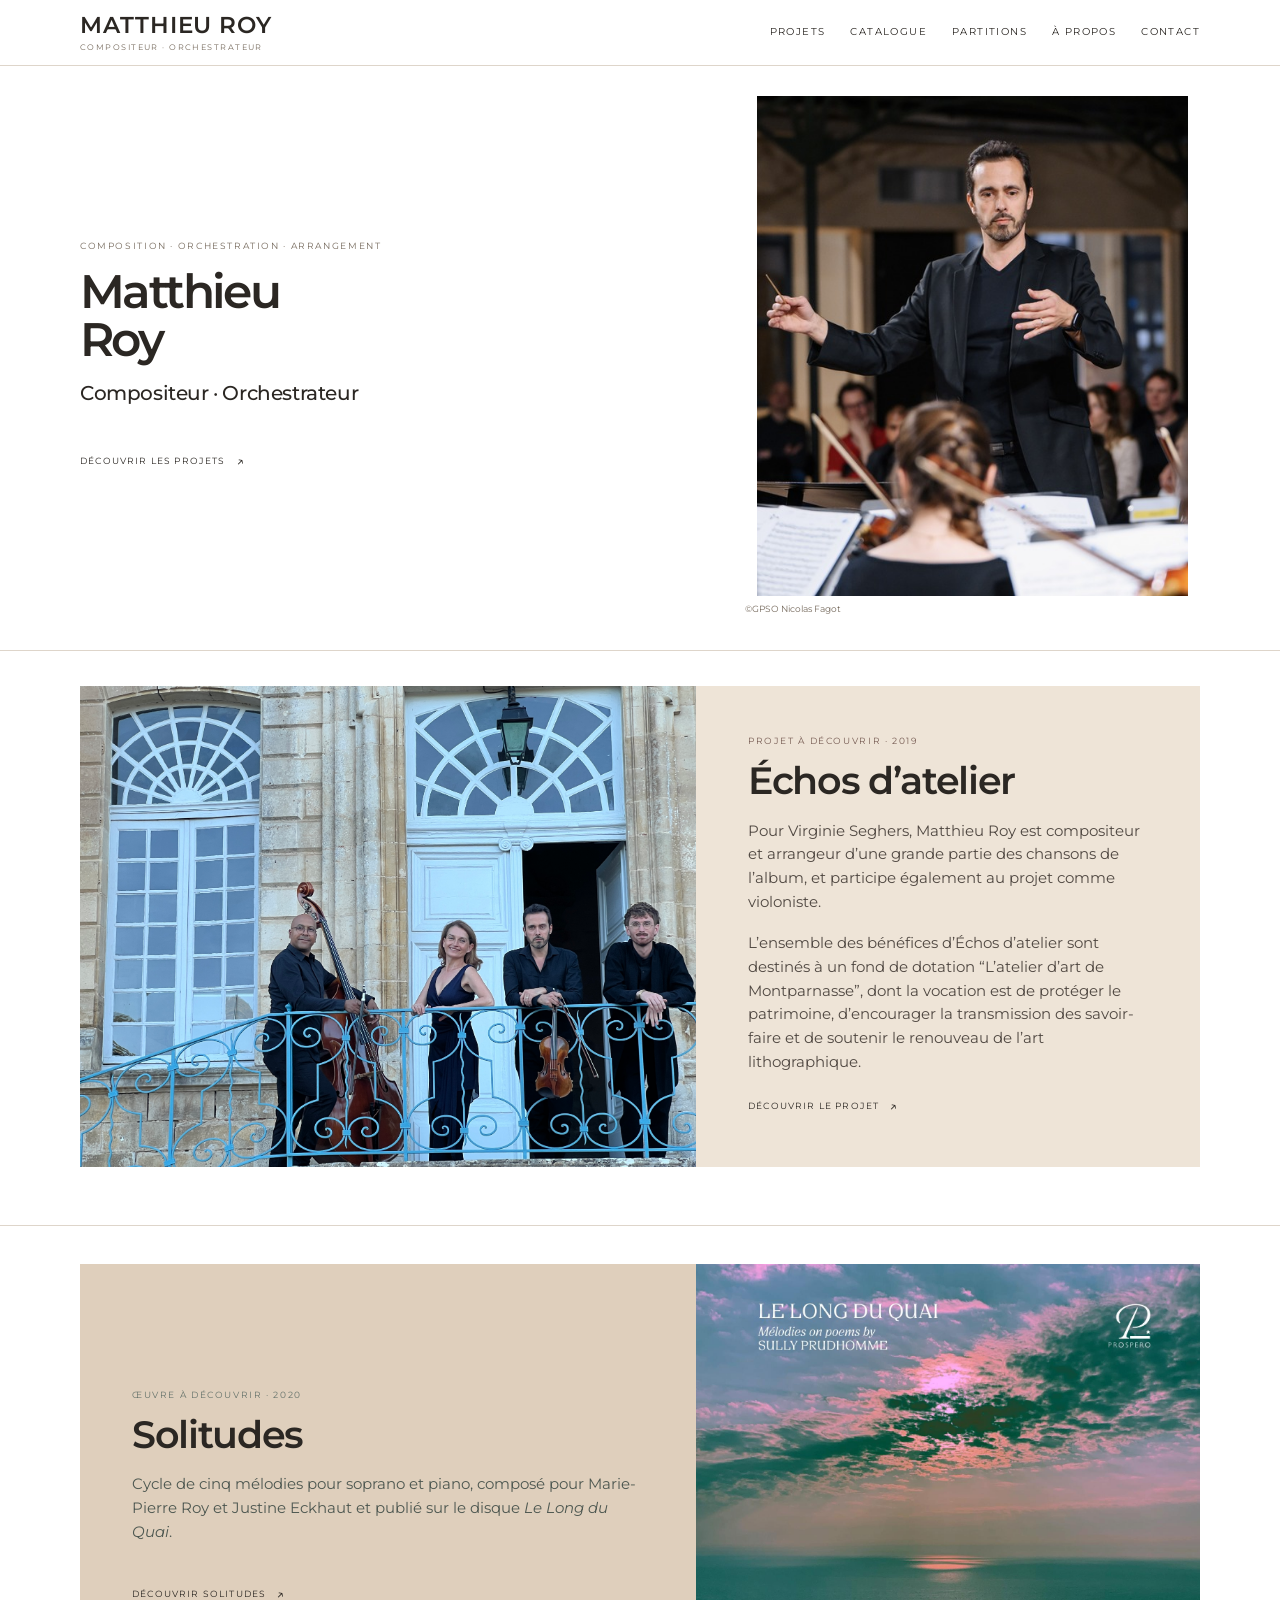
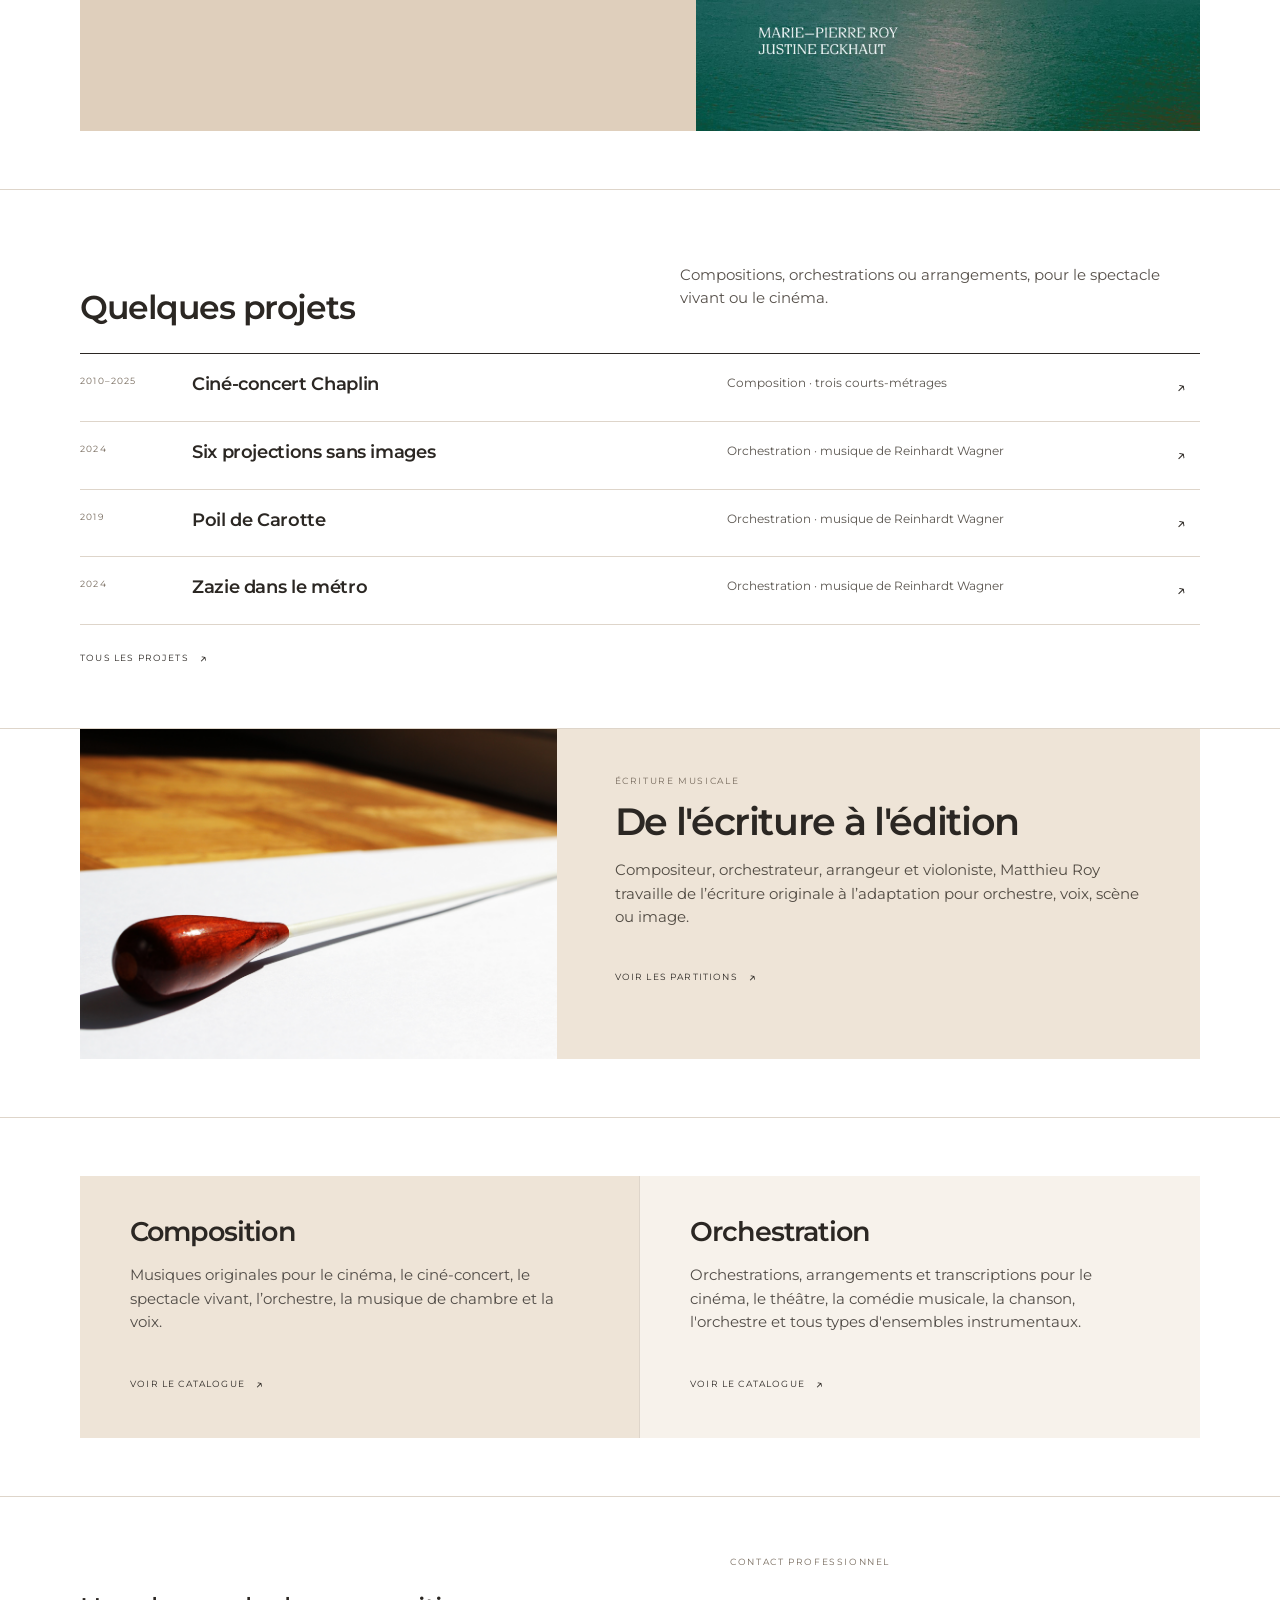
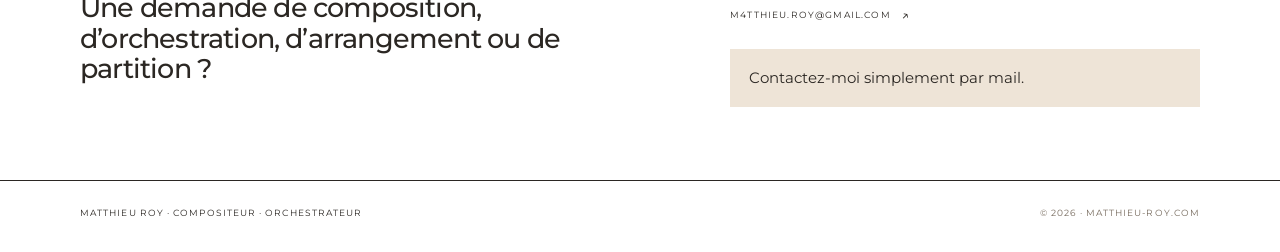
<file: index.html>
<!doctype html><html lang="fr"><head><meta charset="utf-8"><meta name="viewport" content="width=device-width, initial-scale=1"><title>Accueil — Matthieu Roy</title><meta name="description" content="Matthieu Roy — compositeur, orchestrateur, arrangeur et violoniste."><link rel="icon" href="favicon.png"><link rel="stylesheet" href="style.css"><style>.nav-open .nav{display:flex;position:absolute;left:0;right:0;top:66px;background:var(--paper);padding:20px;flex-direction:column;align-items:flex-start;border-bottom:1px solid var(--line)}@media(min-width:901px){.menu-btn{display:none!important}}</style></head><body><header class="site-header"><div class="header-inner"><a class="brand" href="index.html"><strong>MATTHIEU ROY</strong><span>Compositeur · Orchestrateur</span></a><nav class="nav"><a href="projets.html">Projets</a><a href="catalogue.html">Catalogue</a><a href="partitions.html">Partitions</a><a href="a-propos.html">À propos</a><a href="contact.html">Contact</a></nav><button class="menu-btn" onclick="document.body.classList.toggle('nav-open')">Menu</button></div></header><main><section class="hero container"><div class="hero-copy"><div class="kicker">Composition · Orchestration · Arrangement</div><h1>Matthieu<br>Roy</h1><div class="hero-sub">Compositeur · Orchestrateur</div><p class="hero-note">   </p><a class="arrow-link" href="projets.html">Découvrir les projets</a></div><div class="hero-media"><img src="images/direction-accueil-v14.jpg" alt="Matthieu Roy dirigeant un orchestre"><div class="photo-credit">©GPSO Nicolas Fagot</div></div></section>
<section class="section" style="padding-top:35px"><div class="container"><div class="featured"><div class="featured-image"><img src="images/echo-6.jpg" alt="Échos d’atelier — Virginie Seghers et les musiciens"></div><div class="featured-copy"><div class="featured-label">Projet à découvrir · 2019</div><h2>Échos d’atelier</h2><p>Pour Virginie Seghers, Matthieu Roy est compositeur et arrangeur d’une grande partie des chansons de l’album, et participe également au projet comme violoniste. </p><p>L’ensemble des bénéfices d’Échos d’atelier sont destinés à un fond de dotation “L’atelier d’art de Montparnasse”, dont la vocation est de protéger le patrimoine, d’encourager la transmission des savoir-faire et de soutenir le renouveau de l’art lithographique.</p><a class="arrow-link" href="echos-datelier.html">Découvrir le projet</a></div></div></div></section>
<section class="section" style="padding-top:38px"><div class="container"><div class="featured secondary"><div class="featured-copy"><div class="featured-label">Œuvre à découvrir · 2020</div><h2>Solitudes</h2><p>Cycle de cinq mélodies pour soprano et piano, composé pour Marie-Pierre Roy et Justine Eckhaut et publié sur le disque <em>Le Long du Quai</em>.</p><p> </p><a class="arrow-link" href="solitudes.html">Découvrir Solitudes</a></div><div class="featured-image"><img src="images/le-long-du-quai.jpg" alt="Le Long du Quai — Marie-Pierre Roy et Justine Eckhaut"></div></div></div></section>
<section class="section"><div class="container"><div class="section-head"><h2 class="section-title">Quelques projets</h2><p class="section-intro">Compositions, orchestrations ou arrangements, pour le spectacle vivant ou le cinéma.</p></div><div class="project-list"><a class="project-row" href="chaplin.html"><span class="project-year">2010–2025</span><span class="project-title">Ciné-concert Chaplin</span><span class="project-meta">Composition · trois courts-métrages</span><span class="project-arrow">↗</span></a><a class="project-row" href="six-projections.html"><span class="project-year">2024</span><span class="project-title">Six projections sans images</span><span class="project-meta">Orchestration · musique de Reinhardt Wagner</span><span class="project-arrow">↗</span></a><a class="project-row" href="poil-de-carotte.html"><span class="project-year">2019</span><span class="project-title">Poil de Carotte</span><span class="project-meta">Orchestration · musique de Reinhardt Wagner</span><span class="project-arrow">↗</span></a><a class="project-row" href="zazie.html"><span class="project-year">2024</span><span class="project-title">Zazie dans le métro</span><span class="project-meta">Orchestration · musique de Reinhardt Wagner</span><span class="project-arrow">↗</span></a></div><a class="arrow-link" href="projets.html">Tous les projets</a></div></section>
<section class="section" style="padding-top:0"><div class="container"><div class="home-writing"><div class="home-writing-image"><img src="images/baguette-partition.jpg" alt="Baguette de chef sur une partition"></div><div class="home-writing-copy"><div class="kicker">Écriture musicale</div><h2>De l'écriture à l'édition</h2><p>Compositeur, orchestrateur, arrangeur et violoniste, Matthieu Roy travaille de l’écriture originale à l’adaptation pour orchestre, voix, scène ou image.</p><a class="arrow-link" href="partitions.html">Voir les partitions</a></div></div></div></section>
<section class="section"><div class="container split"><div class="split-card"><h3>Composition</h3><p>Musiques originales pour le cinéma, le ciné-concert, le spectacle vivant, l’orchestre, la musique de chambre et la voix.</p><a class="arrow-link" href="catalogue.html#composition">Voir le catalogue</a></div><div class="split-card"><h3>Orchestration</h3><p>Orchestrations, arrangements et transcriptions pour le cinéma, le théâtre, la comédie musicale, la chanson, l'orchestre et tous types d'ensembles instrumentaux.</p><a class="arrow-link" href="catalogue.html#orchestration">Voir le catalogue</a></div></div></section>
<section class="section"><div class="container"><div class="contact-grid" style="padding:0"><div class="contact-big">Une demande de composition, d’orchestration, d’arrangement ou de partition&nbsp;?</div><div><div class="kicker">Contact professionnel</div><a class="arrow-link" href="mailto:m4tthieu.roy@gmail.com">m4tthieu.roy@gmail.com</a><p class="notice">Contactez-moi simplement par mail.</p></div></div></div></section></main><footer><div class="container footer-inner"><span>MATTHIEU ROY · COMPOSITEUR · ORCHESTRATEUR</span><span>© 2026 · matthieu-roy.com</span></div></footer></body></html>
</file>
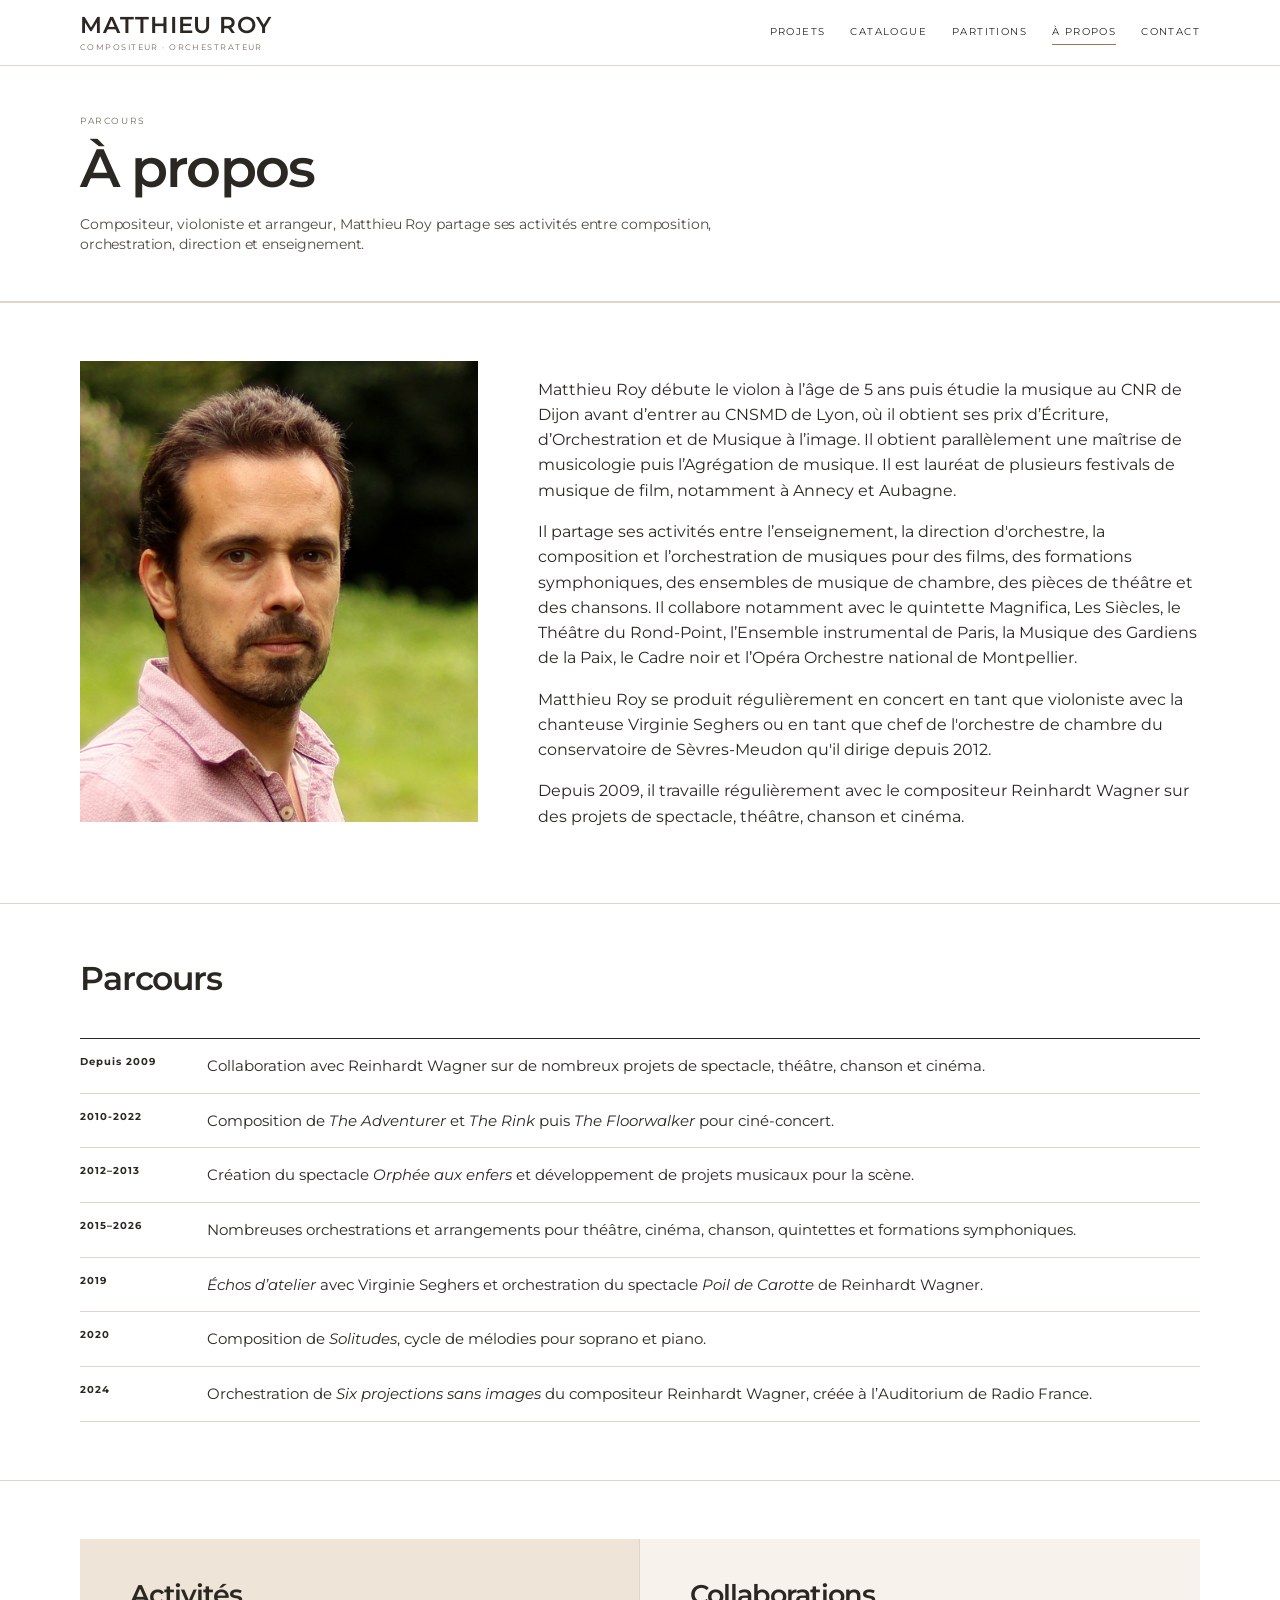
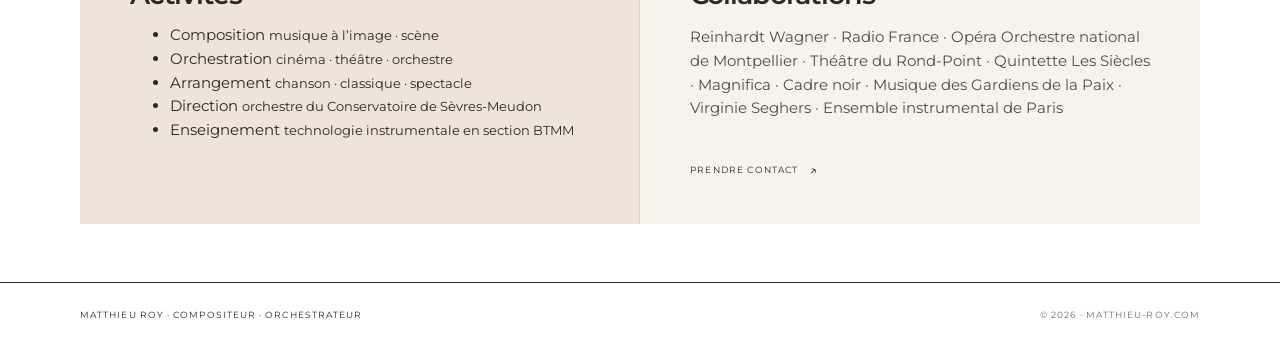
<file: a-propos.html>
<!doctype html><html lang="fr"><head><meta charset="utf-8"><meta name="viewport" content="width=device-width, initial-scale=1">
<title>À propos — Matthieu Roy</title><meta name="description" content="Matthieu Roy — compositeur, orchestrateur, arrangeur et violoniste.">
<link rel="icon" href="favicon.png"><link rel="stylesheet" href="style.css">
<style>.nav-open .nav{display:flex;position:absolute;left:0;right:0;top:68px;background:var(--paper);padding:20px;flex-direction:column;align-items:flex-start;border-bottom:1px solid var(--line)}@media(min-width:901px){.menu-btn{display:none!important}}</style>
</head><body><header class="site-header"><div class="header-inner">
      <a class="brand" href="index.html"><strong>MATTHIEU ROY</strong><span>Compositeur · Orchestrateur</span></a>
      <nav class="nav"><a class="" href="projets.html">Projets</a><a class="" href="catalogue.html">Catalogue</a><a class="" href="partitions.html">Partitions</a><a class="active" href="a-propos.html">À propos</a><a class="" href="contact.html">Contact</a></nav>
      <button class="menu-btn" onclick="document.body.classList.toggle('nav-open')">Menu</button>
    </div></header><main>
<section class="page-hero"><div class="container"><div class="kicker">Parcours</div><h1>À propos</h1><p>Compositeur, violoniste et arrangeur, Matthieu Roy partage ses activités entre composition, orchestration, direction et enseignement.</p></div></section>
<section class="section"><div class="container about-grid">
<div class="about-portrait"><img src="images/portrait.jpg" alt="Portrait de Matthieu Roy"></div>
<div class="about-copy">
<p>Matthieu Roy débute le violon à l’âge de 5 ans puis étudie la musique au CNR de Dijon avant d’entrer au CNSMD de Lyon, où il obtient ses prix d’Écriture, d’Orchestration et de Musique à l’image. Il obtient parallèlement une maîtrise de musicologie puis l’Agrégation de musique. Il est lauréat de plusieurs festivals de musique de film, notamment à Annecy et Aubagne.</p>
<p>Il partage ses activités entre l’enseignement, la direction d'orchestre, la composition et l’orchestration de musiques pour des films, des formations symphoniques, des ensembles de musique de chambre, des pièces de théâtre et des chansons. Il collabore notamment avec le quintette Magnifica, Les Siècles, le Théâtre du Rond-Point, l’Ensemble instrumental de Paris, la Musique des Gardiens de la Paix, le Cadre noir et l’Opéra Orchestre national de Montpellier.</p>
<p>Matthieu Roy se produit régulièrement en concert en tant que violoniste avec la chanteuse Virginie Seghers ou en tant que chef de l'orchestre de chambre du conservatoire de Sèvres-Meudon qu'il dirige depuis 2012.</p>
<p>Depuis 2009, il travaille régulièrement avec le compositeur Reinhardt Wagner sur des projets de spectacle, théâtre, chanson et cinéma.</p>
</div></div></section>
<section class="section"><div class="container">
<div class="section-head"><h2 class="section-title">Parcours</h2><p class="section-intro"></p></div>
<div class="timeline">
<div class="timeline-row"><strong>Depuis 2009</strong><span>Collaboration avec Reinhardt Wagner sur de nombreux projets de spectacle, théâtre, chanson et cinéma.</span></div>
<div class="timeline-row"><strong>2010-2022</strong><span>Composition de <em>The Adventurer</em> et <em>The Rink</em> puis <em>The Floorwalker</em> pour ciné-concert.</span></div>
<div class="timeline-row"><strong>2012–2013</strong><span>Création du spectacle<em> Orphée aux enfers</em> et développement de projets musicaux pour la scène.</span></div>
<div class="timeline-row"><strong>2015–2026</strong><span>Nombreuses orchestrations et arrangements pour théâtre, cinéma, chanson, quintettes et formations symphoniques.</span></div>
<div class="timeline-row"><strong>2019</strong><span><em>Échos d’atelier</em> avec Virginie Seghers et orchestration du spectacle <em>Poil de Carotte</em> de Reinhardt Wagner.</span></div>
<div class="timeline-row"><strong>2020</strong><span>Composition de <em>Solitudes</em>, cycle de mélodies pour soprano et piano.</span></div>
<div class="timeline-row"><strong>2024</strong><span>Orchestration de <em>Six projections sans images</em> du compositeur Reinhardt Wagner, créée à l’Auditorium de Radio France.</span></div>

</div>

</div></section>
<section class="section"><div class="container"><div class="split">
<div class="split-card"><h3>Activités</h3><ul class="list-clean"><li>Composition <small>musique à l’image · scène</small></li><li>Orchestration <small>cinéma · théâtre · orchestre</small></li><li>Arrangement <small>chanson · classique · spectacle</small></li><li>Direction <small>orchestre du Conservatoire de Sèvres-Meudon</small></li><li>Enseignement <small>technologie instrumentale en section BTMM </small></li></ul></div>
<div class="split-card"><h3>Collaborations</h3><p>Reinhardt Wagner · Radio France · Opéra Orchestre national de Montpellier · Théâtre du Rond-Point · Quintette Les Siècles · Magnifica · Cadre noir · Musique des Gardiens de la Paix · Virginie Seghers · Ensemble instrumental de Paris</p><a class="arrow-link" href="contact.html">Prendre contact</a></div>
</div></div></section>
</main><footer><div class="container footer-inner"><span>MATTHIEU ROY · COMPOSITEUR · ORCHESTRATEUR</span><span>© 2026 · matthieu-roy.com</span></div></footer></body></html>
</file>
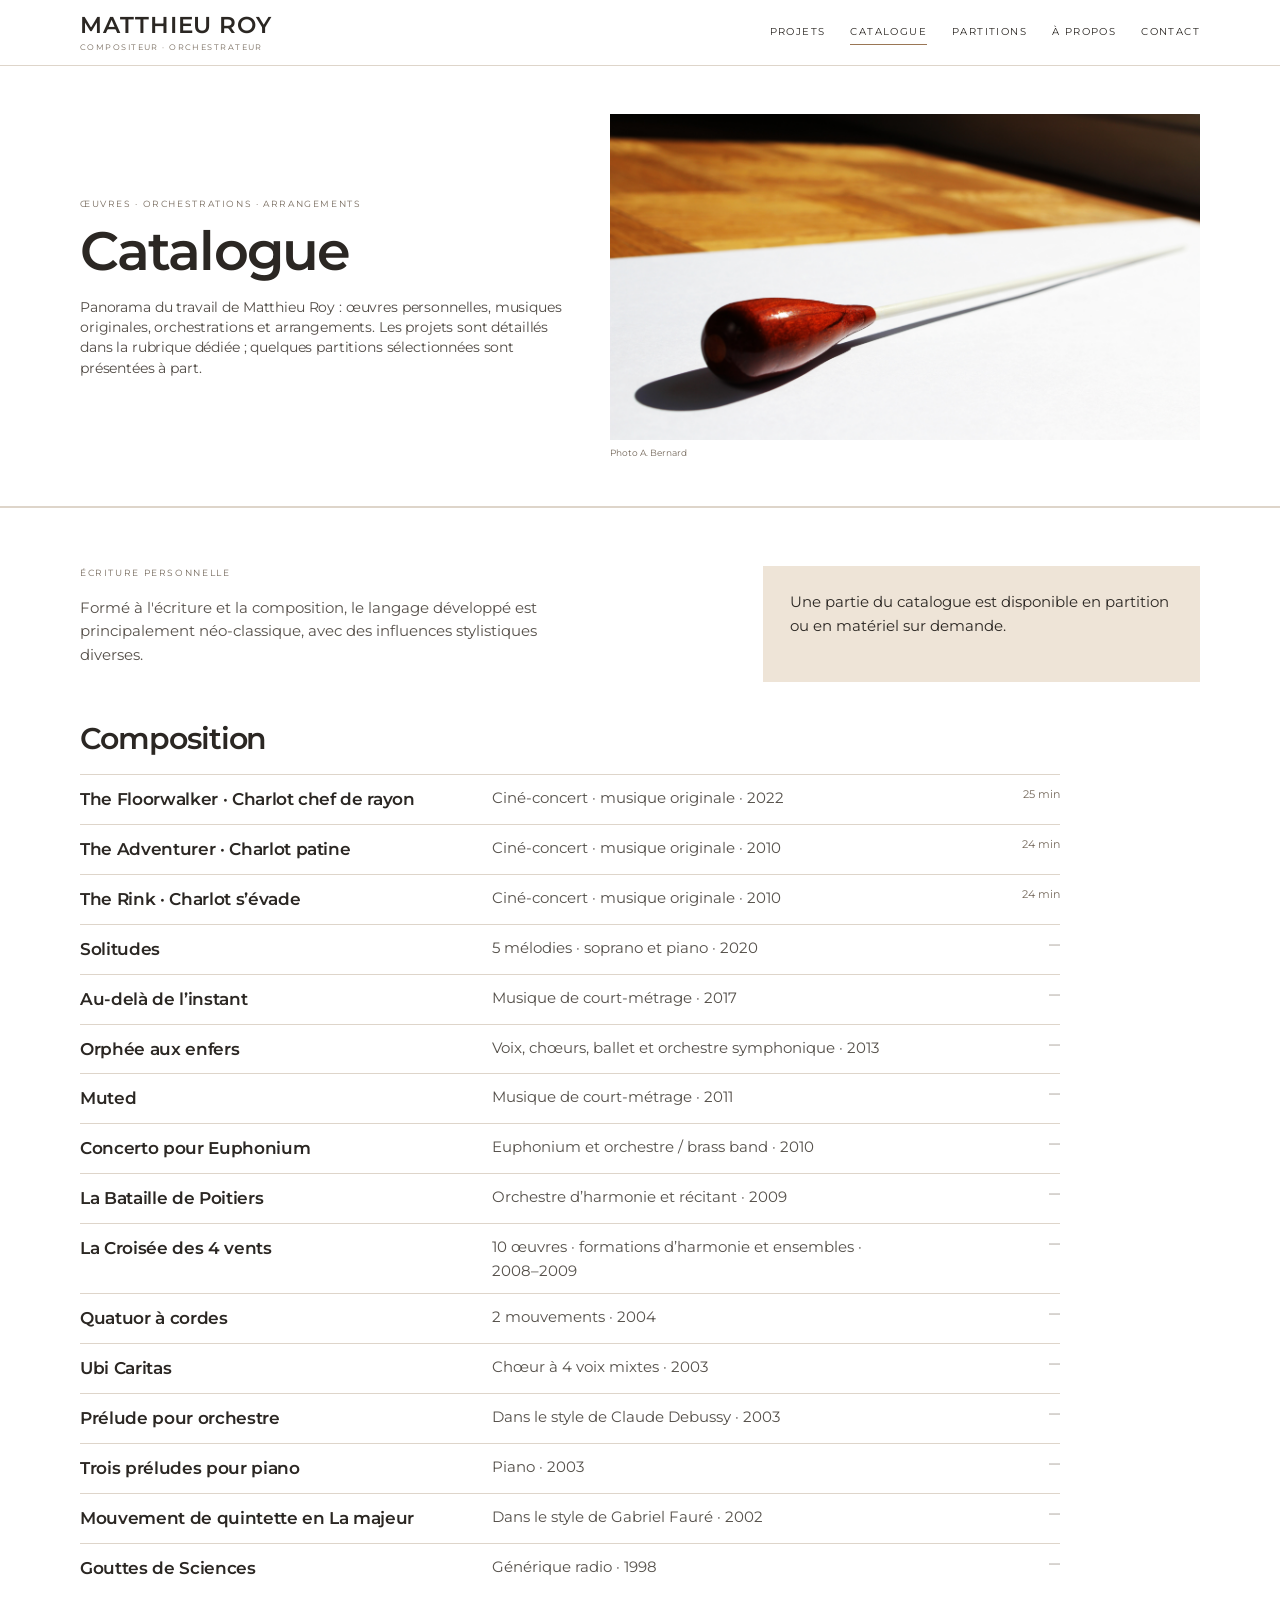
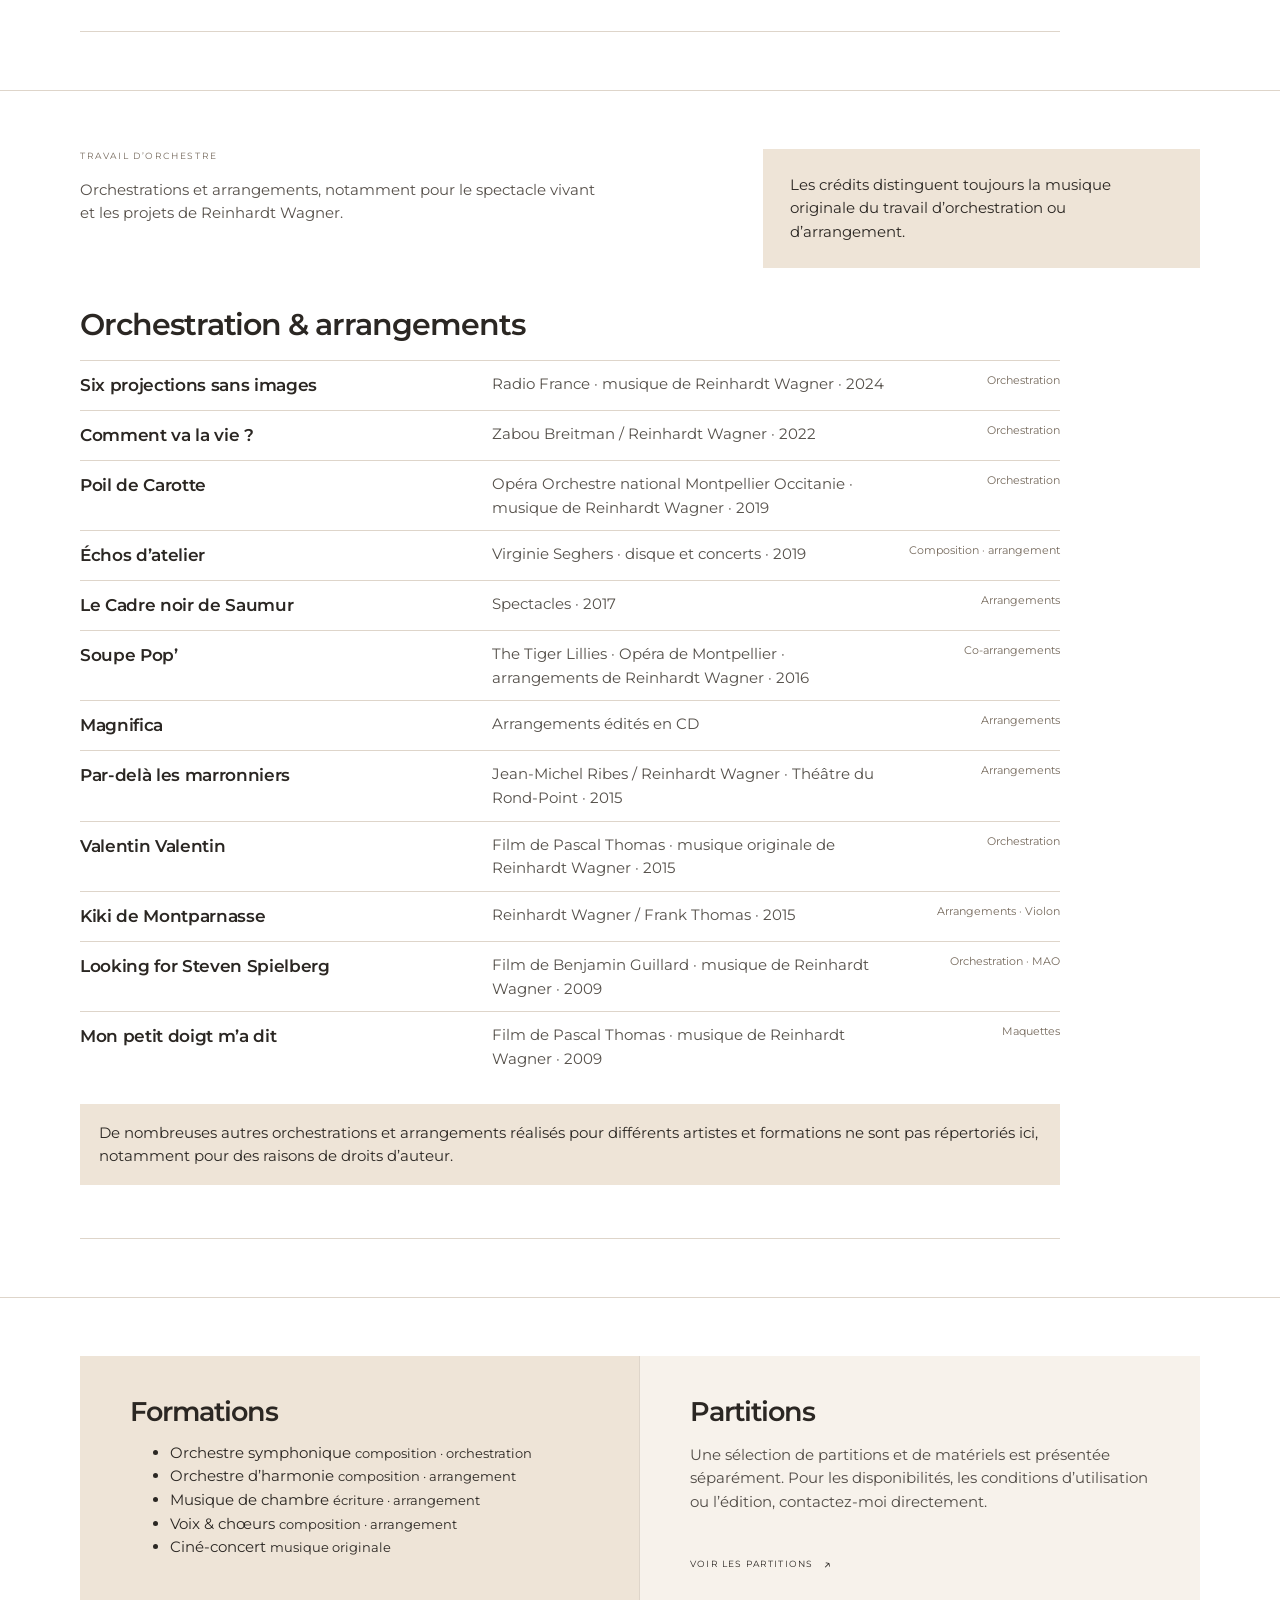
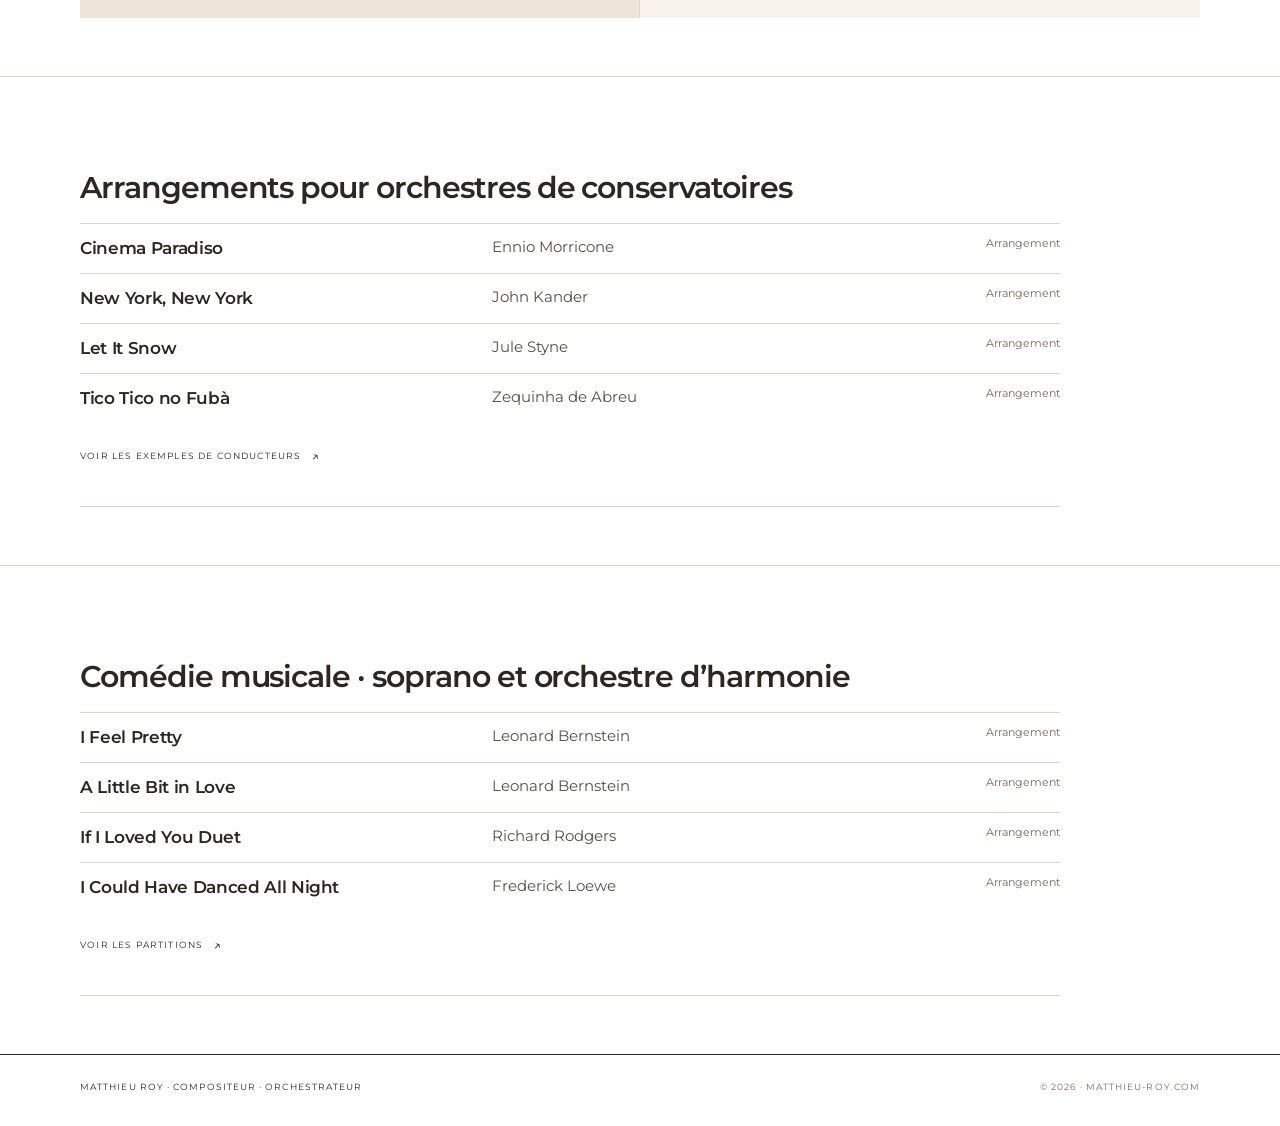
<file: catalogue.html>
<!doctype html><html lang="fr"><head><meta charset="utf-8"><meta name="viewport" content="width=device-width, initial-scale=1">
<title>Catalogue — Matthieu Roy</title><meta name="description" content="Matthieu Roy — compositeur, orchestrateur, arrangeur et violoniste.">
<link rel="icon" href="favicon.png"><link rel="stylesheet" href="style.css">
<style>.nav-open .nav{display:flex;position:absolute;left:0;right:0;top:68px;background:var(--paper);padding:20px;flex-direction:column;align-items:flex-start;border-bottom:1px solid var(--line)}@media(min-width:901px){.menu-btn{display:none!important}}</style>
</head><body><header class="site-header"><div class="header-inner">
      <a class="brand" href="index.html"><strong>MATTHIEU ROY</strong><span>Compositeur · Orchestrateur</span></a>
      <nav class="nav"><a class="" href="projets.html">Projets</a><a class="active" href="catalogue.html">Catalogue</a><a class="" href="partitions.html">Partitions</a><a class="" href="a-propos.html">À propos</a><a class="" href="contact.html">Contact</a></nav>
      <button class="menu-btn" onclick="document.body.classList.toggle('nav-open')">Menu</button>
    </div></header><main>
<section class="page-hero"><div class="container page-hero-inner"><div><div class="kicker">Œuvres · orchestrations · arrangements</div><h1>Catalogue</h1><p>Panorama du travail de Matthieu Roy : œuvres personnelles, musiques originales, orchestrations et arrangements. Les projets sont détaillés dans la rubrique dédiée ; quelques partitions sélectionnées sont présentées à part.</p></div><div><div class="page-hero-image"><img src="images/baguette.jpg" alt="Baguette de chef sur une partition"></div><div class="photo-credit">Photo A. Bernard</div></div></div></section>
<section class="section" id="composition"><div class="container"><div class="catalog-intro"><div><div class="kicker">Écriture personnelle</div><p class="section-intro">Formé à l'écriture et la composition, le langage développé est principalement néo-classique, avec des influences stylistiques diverses.</p></div><div class="intro-note">Une partie du catalogue est disponible en partition ou en matériel sur demande.</div></div>
<div class="catalog-section" style="padding-top:0"><h2>Composition</h2>
<table class="catalog-table">
<tr><td>The Floorwalker · Charlot chef de rayon</td><td>Ciné-concert · musique originale · 2022</td><td>25 min</td></tr>
<tr><td>The Adventurer · Charlot patine</td><td>Ciné-concert · musique originale · 2010</td><td>24 min</td></tr>
<tr><td>The Rink · Charlot s’évade</td><td>Ciné-concert · musique originale · 2010</td><td>24 min</td></tr>
<tr><td>Solitudes</td><td>5 mélodies · soprano et piano · 2020</td><td>—</td></tr>
<tr><td>Au-delà de l’instant</td><td>Musique de court-métrage · 2017</td><td>—</td></tr>
<tr><td>Orphée aux enfers</td><td>Voix, chœurs, ballet et orchestre symphonique · 2013</td><td>—</td></tr>
<tr><td>Muted</td><td>Musique de court-métrage · 2011</td><td>—</td></tr>
<tr><td>Concerto pour Euphonium</td><td>Euphonium et orchestre / brass band · 2010</td><td>—</td></tr>
<tr><td>La Bataille de Poitiers</td><td>Orchestre d’harmonie et récitant · 2009</td><td>—</td></tr>
<tr><td>La Croisée des 4 vents</td><td>10 œuvres · formations d’harmonie et ensembles · 2008–2009</td><td>—</td></tr>
<tr><td>Quatuor à cordes</td><td>2 mouvements · 2004</td><td>—</td></tr>
<tr><td>Ubi Caritas</td><td>Chœur à 4 voix mixtes · 2003</td><td>—</td></tr>
<tr><td>Prélude pour orchestre</td><td>Dans le style de Claude Debussy · 2003</td><td>—</td></tr>
<tr><td>Trois préludes pour piano</td><td>Piano · 2003</td><td>—</td></tr>
<tr><td>Mouvement de quintette en La majeur</td><td>Dans le style de Gabriel Fauré · 2002</td><td>—</td></tr>
<tr><td>Gouttes de Sciences</td><td>Générique radio · 1998</td><td>—</td></tr>
</table></div></div></section>

<section class="section" id="orchestration"><div class="container"><div class="catalog-intro"><div><div class="kicker">Travail d’orchestre</div><p class="section-intro">Orchestrations et arrangements, notamment pour le spectacle vivant et les projets de Reinhardt Wagner.</p></div><div class="intro-note">Les crédits distinguent toujours la musique originale du travail d’orchestration ou d’arrangement.</div></div>
<div class="catalog-section" style="padding-top:0"><h2>Orchestration & arrangements</h2>
<table class="catalog-table">

<tr><td>Six projections sans images</td><td>Radio France · musique de Reinhardt Wagner · 2024</td><td>Orchestration</td></tr>
<tr><td>Comment va la vie ?</td><td>Zabou Breitman / Reinhardt Wagner · 2022</td><td>Orchestration</td></tr>
<tr><td>Poil de Carotte</td><td>Opéra Orchestre national Montpellier Occitanie · musique de Reinhardt Wagner · 2019</td><td>Orchestration</td></tr>
<tr><td>Échos d’atelier</td><td>Virginie Seghers · disque et concerts · 2019</td><td>Composition · arrangement</td></tr>
<tr><td>Le Cadre noir de Saumur</td><td>Spectacles · 2017</td><td>Arrangements</td></tr>
<tr><td>Soupe Pop’</td><td>The Tiger Lillies · Opéra de Montpellier · arrangements de Reinhardt Wagner · 2016</td><td>Co-arrangements</td></tr>
<tr><td>Magnifica</td><td>Arrangements édités en CD</td><td>Arrangements</td></tr>
<tr><td>Par-delà les marronniers</td><td>Jean-Michel Ribes / Reinhardt Wagner · Théâtre du Rond-Point · 2015</td><td>Arrangements</td></tr>
<tr><td>Valentin Valentin</td><td>Film de Pascal Thomas · musique originale de Reinhardt Wagner · 2015</td><td>Orchestration</td></tr>
<tr><td>Kiki de Montparnasse</td><td>Reinhardt Wagner / Frank Thomas · 2015</td><td>Arrangements · Violon</td></tr>
<tr><td>Looking for Steven Spielberg</td><td>Film de Benjamin Guillard · musique de Reinhardt Wagner · 2009</td><td>Orchestration · MAO</td></tr>
<tr><td>Mon petit doigt m’a dit</td><td>Film de Pascal Thomas · musique de Reinhardt Wagner · 2009</td><td>Maquettes</td></tr>
</table>
<p class="notice">De nombreuses autres orchestrations et arrangements réalisés pour différents artistes et formations ne sont pas répertoriés ici, notamment pour des raisons de droits d’auteur.</p>
</div></div></section>

<section class="section"><div class="container"><div class="split"><div class="split-card"><h3>Formations</h3><ul class="list-clean">
<li>Orchestre symphonique <small>composition · orchestration</small></li>
<li>Orchestre d’harmonie <small>composition · arrangement</small></li>
<li>Musique de chambre <small>écriture · arrangement</small></li>
<li>Voix & chœurs <small>composition · arrangement</small></li>
<li>Ciné-concert <small>musique originale</small></li>
</ul></div><div class="split-card"><h3>Partitions</h3><p>Une sélection de partitions et de matériels est présentée séparément. Pour les disponibilités, les conditions d’utilisation ou l’édition, contactez-moi directement.</p><a class="arrow-link" href="partitions.html">Voir les partitions</a></div></div></div></section>
<section class="section catalog-section-wrap"><div class="container"><div class="catalog-section" id="arrangements-2e-cycle"><h2>Arrangements pour orchestres de conservatoires</h2><table class="catalog-table">
<tr><td>Cinema Paradiso</td><td>Ennio Morricone</td><td>Arrangement</td></tr>
<tr><td>New York, New York</td><td>John Kander</td><td>Arrangement</td></tr>
<tr><td>Let It Snow</td><td>Jule Styne</td><td>Arrangement</td></tr>
<tr><td>Tico Tico no Fubà</td><td>Zequinha de Abreu</td><td>Arrangement</td></tr>
</table><a class="arrow-link" href="partitions.html">Voir les exemples de conducteurs</a></div></div></section>
<section class="section catalog-section-wrap"><div class="container"><div class="catalog-section" id="comedie-musicale"><h2>Comédie musicale · soprano et orchestre d’harmonie</h2><table class="catalog-table">
<tr><td>I Feel Pretty</td><td>Leonard Bernstein</td><td>Arrangement</td></tr>
<tr><td>A Little Bit in Love</td><td>Leonard Bernstein</td><td>Arrangement</td></tr>
<tr><td>If I Loved You Duet</td><td>Richard Rodgers</td><td>Arrangement</td></tr>
<tr><td>I Could Have Danced All Night</td><td>Frederick Loewe</td><td>Arrangement</td></tr>
</table><a class="arrow-link" href="partitions.html">Voir les partitions</a></div></div></section>
</main><footer><div class="container footer-inner"><span>MATTHIEU ROY · COMPOSITEUR · ORCHESTRATEUR</span><span>© 2026 · matthieu-roy.com</span></div></footer></body></html>
</file>
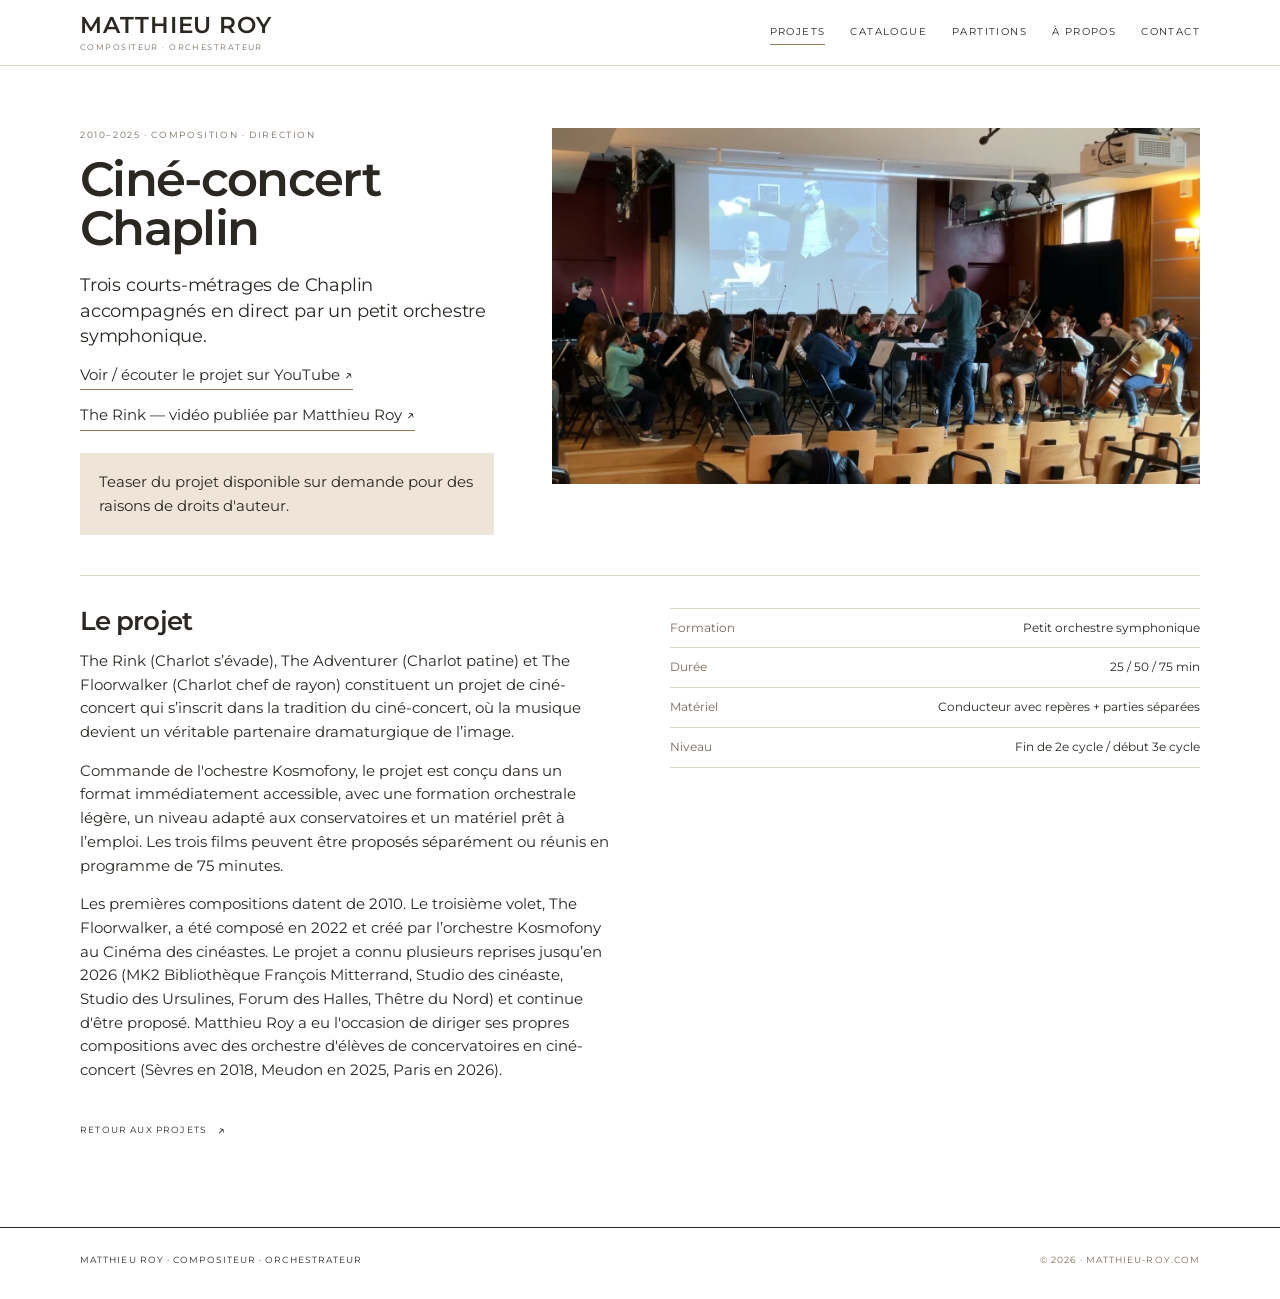
<file: chaplin.html>
<!doctype html><html lang="fr"><head><meta charset="utf-8"><meta name="viewport" content="width=device-width, initial-scale=1">
<title>Ciné-concert Chaplin — Matthieu Roy</title><meta name="description" content="Matthieu Roy — compositeur, orchestrateur, arrangeur et violoniste.">
<link rel="icon" href="favicon.png"><link rel="stylesheet" href="style.css">
<style>.nav-open .nav{display:flex;position:absolute;left:0;right:0;top:68px;background:var(--paper);padding:20px;flex-direction:column;align-items:flex-start;border-bottom:1px solid var(--line)}@media(min-width:901px){.menu-btn{display:none!important}}</style>
</head><body><header class="site-header"><div class="header-inner">
      <a class="brand" href="index.html"><strong>MATTHIEU ROY</strong><span>Compositeur · Orchestrateur</span></a>
      <nav class="nav"><a class="active" href="projets.html">Projets</a><a class="" href="catalogue.html">Catalogue</a><a class="" href="partitions.html">Partitions</a><a class="" href="a-propos.html">À propos</a><a class="" href="contact.html">Contact</a></nav>
      <button class="menu-btn" onclick="document.body.classList.toggle('nav-open')">Menu</button>
    </div></header><main><section class="detail"><div class="container">
<div class="detail-top"><div><div class="kicker">2010–2025 · Composition · direction</div><h1>Ciné-concert Chaplin</h1><div class="detail-lead">Trois courts-métrages de Chaplin accompagnés en direct par un petit orchestre symphonique.</div><a class="video-link" href="https://www.youtube.com/watch?v=4Jg1NS3zlT4" target="_blank" rel="noopener">Voir / écouter le projet sur YouTube ↗</a><br><a class="video-link" href="https://www.youtube.com/watch?v=YR0xhEi2Zi8" target="_blank" rel="noopener">The Rink — vidéo publiée par Matthieu Roy ↗</a><div class="notice">Teaser du projet disponible sur demande pour des raisons de droits d'auteur.</div></div>
<div class="detail-media" style="margin:0"><img src="images/chaplin-repetition.jpg" alt="Répétition du ciné-concert Chaplin"></div></div>
<div class="detail-body"><div><h2>Le projet</h2><p>The Rink (Charlot s’évade), The Adventurer (Charlot patine) et The Floorwalker (Charlot chef de rayon) constituent un projet de ciné-concert qui s’inscrit dans la tradition du ciné-concert, où la musique devient un véritable partenaire dramaturgique de l’image. </p><p>Commande de l'ochestre Kosmofony, le projet est conçu dans un format immédiatement accessible, avec une formation orchestrale légère, un niveau adapté aux conservatoires et un matériel prêt à l’emploi. Les trois films peuvent être proposés séparément ou réunis en programme de 75 minutes.</p><p>Les premières compositions datent de 2010. Le troisième volet, The Floorwalker, a été composé en 2022 et créé par l’orchestre Kosmofony au Cinéma des cinéastes. Le projet a connu plusieurs reprises jusqu’en 2026 (MK2 Bibliothèque François Mitterrand, Studio des cinéaste, Studio des Ursulines, Forum des Halles, Thêtre du Nord) et continue d'être proposé. Matthieu Roy a eu l'occasion de diriger ses propres compositions avec des orchestre d'élèves de concervatoires en ciné-concert (Sèvres en 2018, Meudon en 2025, Paris en 2026).</p></div><div><div class="meta-table"><div><span>Formation</span><span>Petit orchestre symphonique</span></div><div><span>Durée</span><span>25 / 50 / 75 min</span></div><div><span>Matériel</span><span>Conducteur avec repères + parties séparées</span></div><div><span>Niveau</span><span>Fin de 2e cycle / début 3e cycle</span></div></div></div></div>
<a class="arrow-link" href="projets.html">Retour aux projets</a>
</div></section></main><footer><div class="container footer-inner"><span>MATTHIEU ROY · COMPOSITEUR · ORCHESTRATEUR</span><span>© 2026 · matthieu-roy.com</span></div></footer></body></html>
</file>
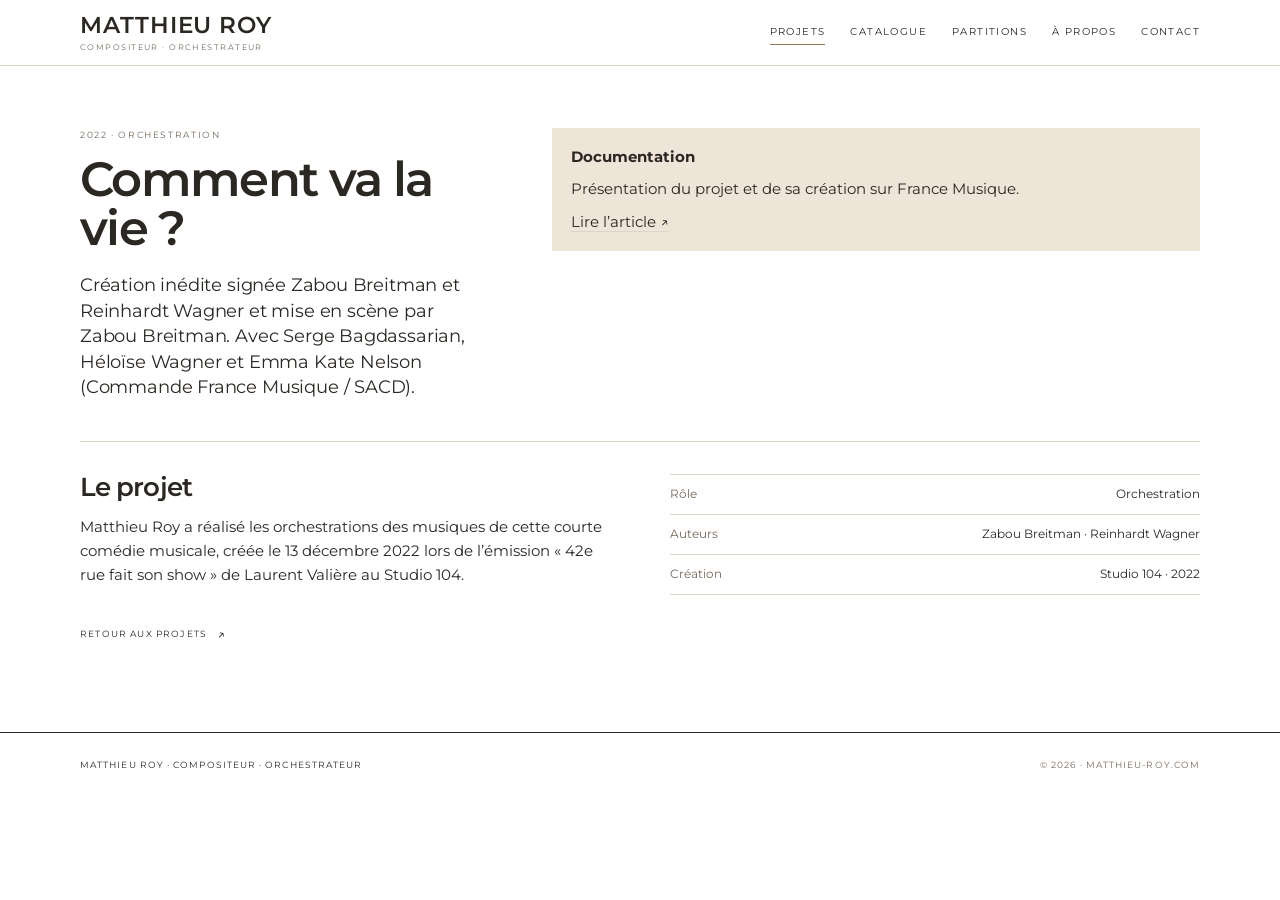
<file: comment-va-la-vie.html>
<!doctype html><html lang="fr"><head><meta charset="utf-8"><meta name="viewport" content="width=device-width, initial-scale=1">
<title>Comment va la vie ? — Matthieu Roy</title><meta name="description" content="Matthieu Roy — compositeur, orchestrateur, arrangeur et violoniste.">
<link rel="icon" href="favicon.png"><link rel="stylesheet" href="style.css">
<style>.nav-open .nav{display:flex;position:absolute;left:0;right:0;top:68px;background:var(--paper);padding:20px;flex-direction:column;align-items:flex-start;border-bottom:1px solid var(--line)}@media(min-width:901px){.menu-btn{display:none!important}}</style>
</head><body><header class="site-header"><div class="header-inner">
      <a class="brand" href="index.html"><strong>MATTHIEU ROY</strong><span>Compositeur · Orchestrateur</span></a>
      <nav class="nav"><a class="active" href="projets.html">Projets</a><a class="" href="catalogue.html">Catalogue</a><a class="" href="partitions.html">Partitions</a><a class="" href="a-propos.html">À propos</a><a class="" href="contact.html">Contact</a></nav>
      <button class="menu-btn" onclick="document.body.classList.toggle('nav-open')">Menu</button>
    </div></header><main><section class="detail"><div class="container">
<div class="detail-top"><div><div class="kicker">2022 · Orchestration</div><h1>Comment va la vie ?</h1><div class="detail-lead">Création inédite signée Zabou Breitman et Reinhardt Wagner et mise en scène par Zabou Breitman. Avec Serge Bagdassarian, Héloïse Wagner et Emma Kate Nelson (Commande France Musique / SACD).</div></div>
<div class="notice project-source-card"><strong>Documentation</strong><p>Présentation du projet et de sa création sur France Musique.</p><a class="source-link" href="https://www.radiofrance.fr/francemusique/evenements/soiree-42e-rue-fait-son-show-la-comedie-musicale-sur-son-31-lundi-13-decembre-a-20h-sur-france-musique-9350693" target="_blank" rel="noopener">Lire l’article ↗</a></div></div>
<div class="detail-body"><div><h2>Le projet</h2><p>Matthieu Roy a réalisé les orchestrations des musiques de cette courte comédie musicale, créée le 13 décembre 2022 lors de l’émission « 42e rue fait son show » de Laurent Valière au Studio 104.</p></div><div><div class="meta-table"><div><span>Rôle</span><span>Orchestration</span></div><div><span>Auteurs</span><span>Zabou Breitman · Reinhardt Wagner</span></div><div><span>Création</span><span>Studio 104 · 2022</span></div></div></div></div>
<a class="arrow-link" href="projets.html">Retour aux projets</a>
</div></section></main><footer><div class="container footer-inner"><span>MATTHIEU ROY · COMPOSITEUR · ORCHESTRATEUR</span><span>© 2026 · matthieu-roy.com</span></div></footer></body></html>
</file>
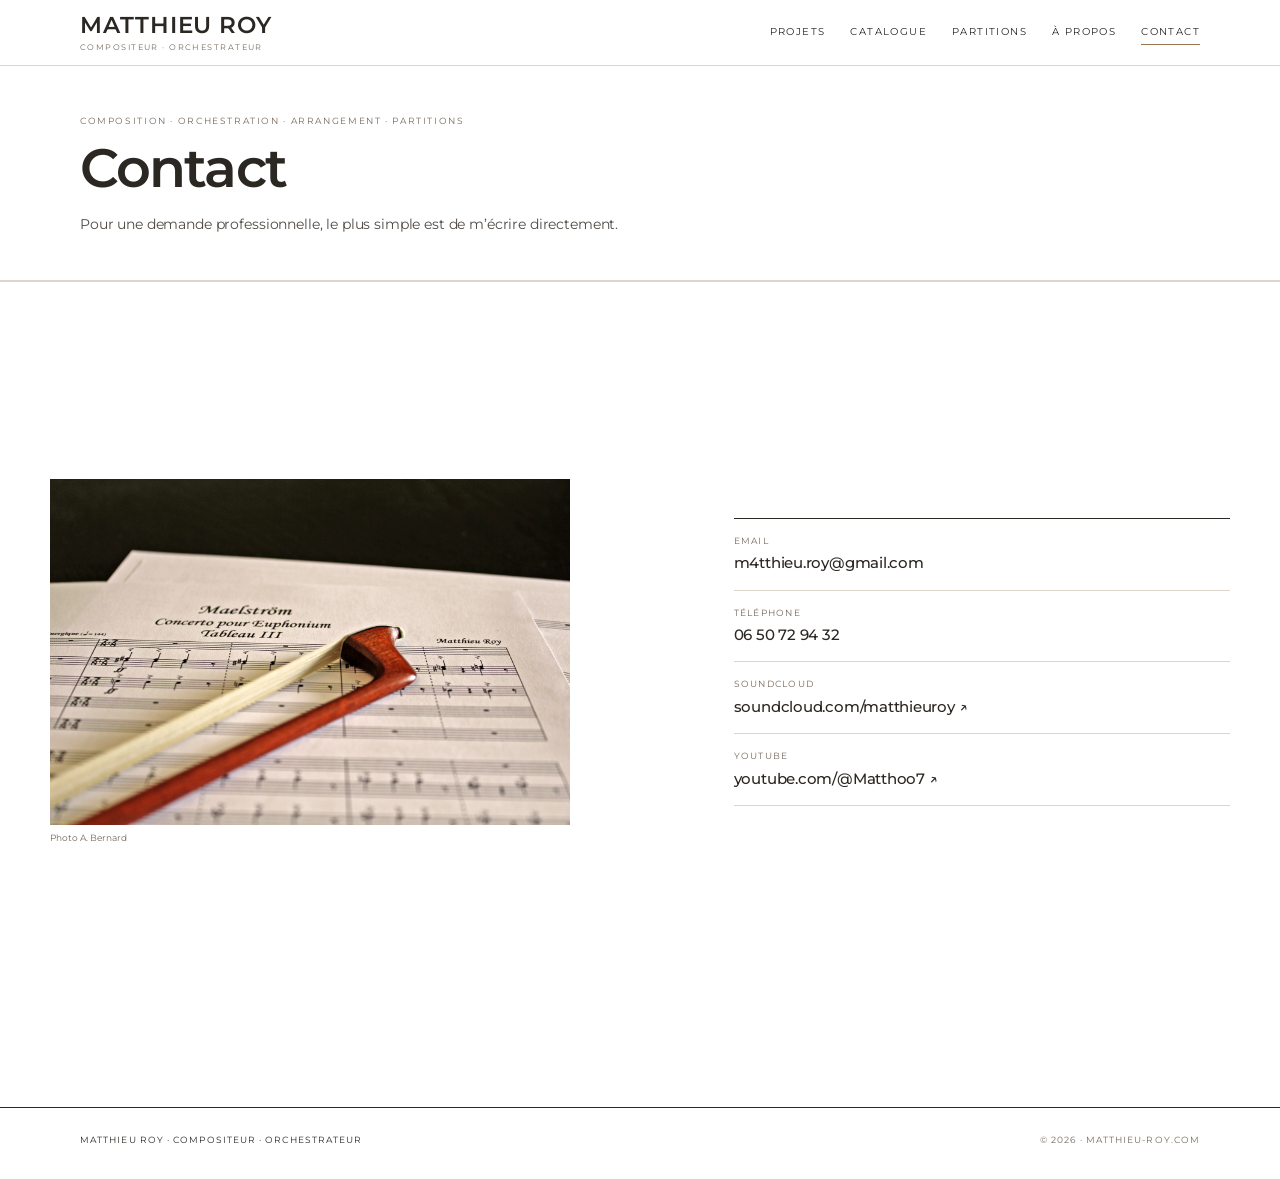
<file: contact.html>
<!doctype html><html lang="fr"><head><meta charset="utf-8"><meta name="viewport" content="width=device-width, initial-scale=1">
<title>Contact — Matthieu Roy</title><meta name="description" content="Matthieu Roy — compositeur, orchestrateur, arrangeur et violoniste.">
<link rel="icon" href="favicon.png"><link rel="stylesheet" href="style.css">
<style>.nav-open .nav{display:flex;position:absolute;left:0;right:0;top:68px;background:var(--paper);padding:20px;flex-direction:column;align-items:flex-start;border-bottom:1px solid var(--line)}@media(min-width:901px){.menu-btn{display:none!important}}</style>
</head><body><header class="site-header"><div class="header-inner">
      <a class="brand" href="index.html"><strong>MATTHIEU ROY</strong><span>Compositeur · Orchestrateur</span></a>
      <nav class="nav"><a class="" href="projets.html">Projets</a><a class="" href="catalogue.html">Catalogue</a><a class="" href="partitions.html">Partitions</a><a class="" href="a-propos.html">À propos</a><a class="active" href="contact.html">Contact</a></nav>
      <button class="menu-btn" onclick="document.body.classList.toggle('nav-open')">Menu</button>
    </div></header><main>
<section class="page-hero"><div class="container"><div class="kicker">Composition · orchestration · arrangement · partitions</div><h1>Contact</h1><p>Pour une demande professionnelle, le plus simple est de m’écrire directement.</p></div></section>
<section class="section"><div class="container contact-grid">
<div class="contact-photo"><img src="images/maelstrom.jpg" alt="Maelström — Concerto pour Euphonium"><div class="photo-credit">Photo A. Bernard</div></div>
<div class="contact-list">
<div class="contact-item"><span>Email</span><a href="mailto:m4tthieu.roy@gmail.com">m4tthieu.roy@gmail.com</a></div>
<div class="contact-item"><span>Téléphone</span><a href="tel:+33650729432">06 50 72 94 32</a></div>
<div class="contact-item"><span>SoundCloud</span><a href="https://soundcloud.com/matthieuroy" target="_blank" rel="noopener">soundcloud.com/matthieuroy ↗</a></div>
<div class="contact-item"><span>YouTube</span><a href="https://www.youtube.com/@Matthoo7" target="_blank" rel="noopener">youtube.com/@Matthoo7 ↗</a></div>
</div></div></section>
</main><footer><div class="container footer-inner"><span>MATTHIEU ROY · COMPOSITEUR · ORCHESTRATEUR</span><span>© 2026 · matthieu-roy.com</span></div></footer></body></html>
</file>
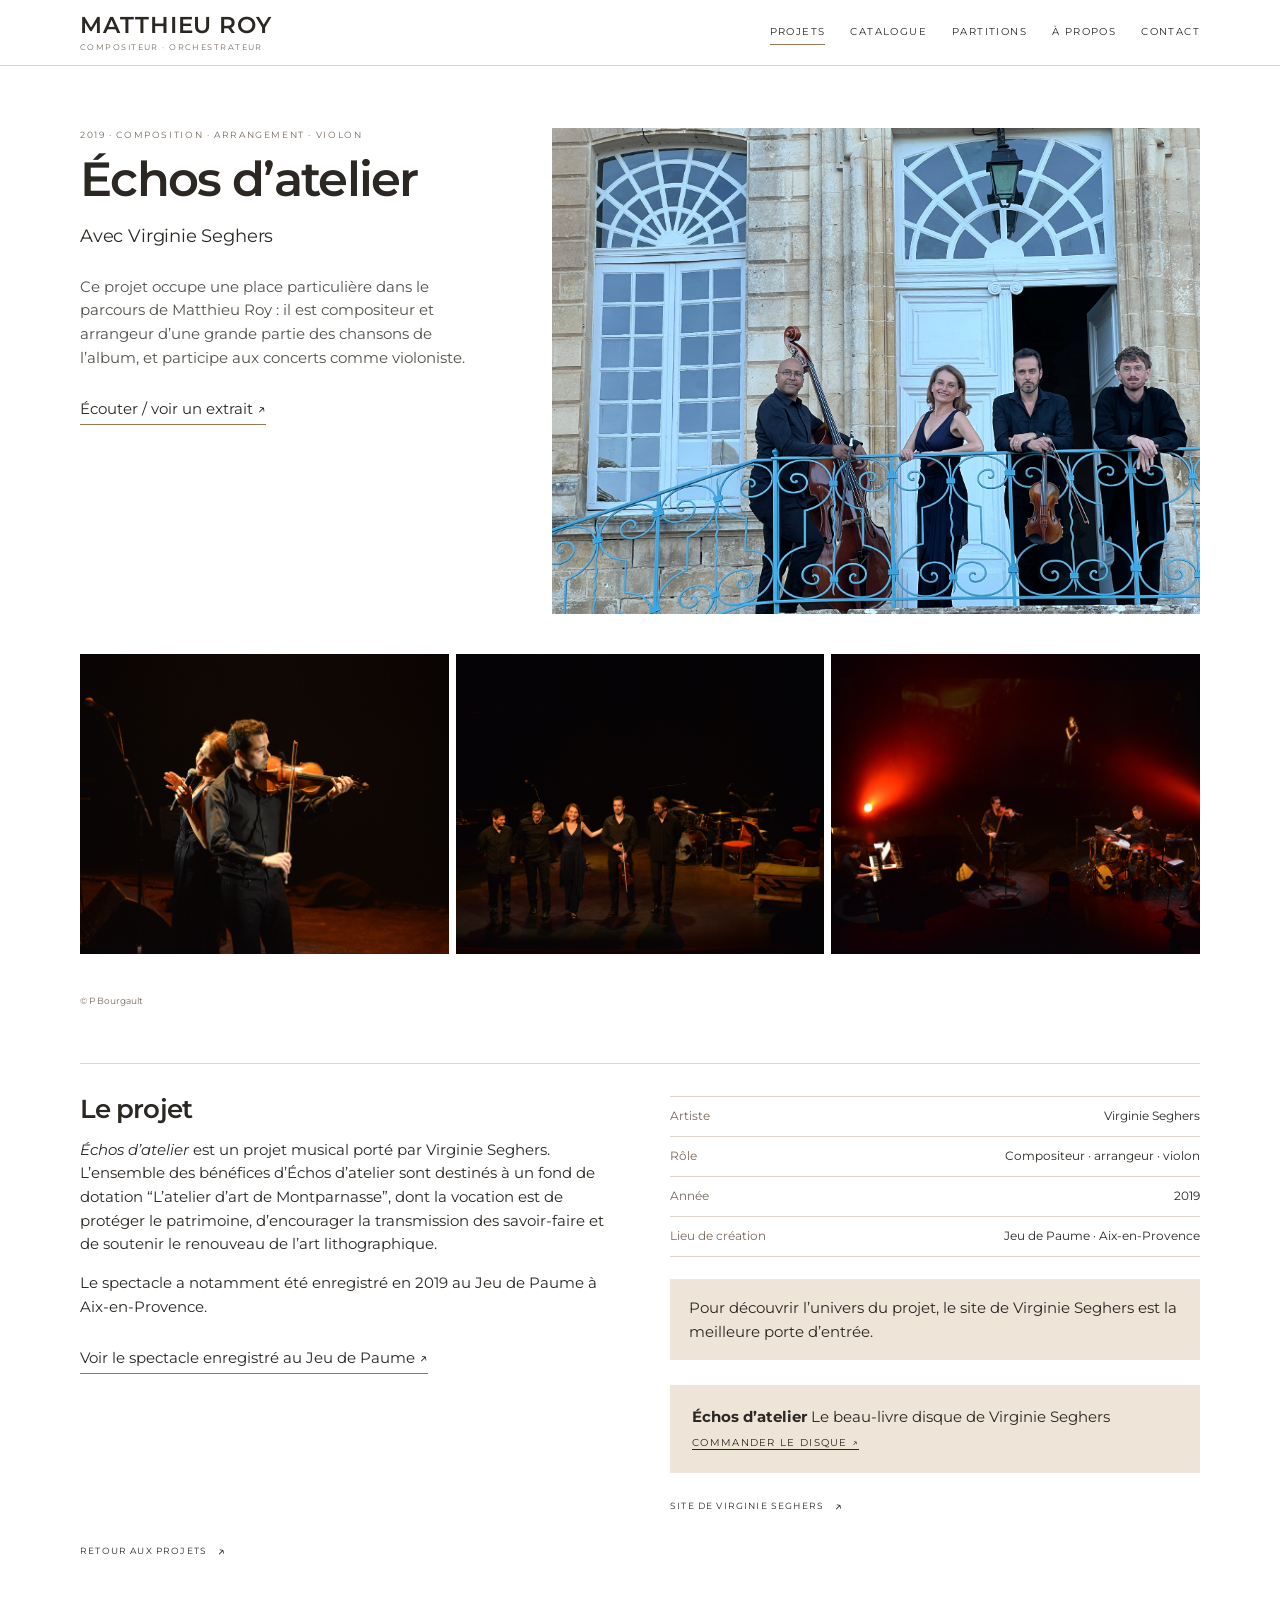
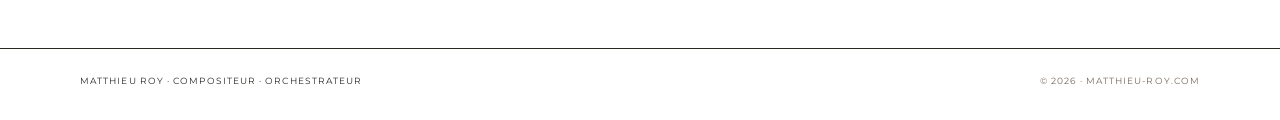
<file: echos-datelier.html>
<!doctype html><html lang="fr"><head><meta charset="utf-8"><meta name="viewport" content="width=device-width, initial-scale=1">
<title>Échos d’atelier — Matthieu Roy</title><meta name="description" content="Matthieu Roy — compositeur, orchestrateur, arrangeur et violoniste.">
<link rel="icon" href="favicon.png"><link rel="stylesheet" href="style.css">
<style>.nav-open .nav{display:flex;position:absolute;left:0;right:0;top:68px;background:var(--paper);padding:20px;flex-direction:column;align-items:flex-start;border-bottom:1px solid var(--line)}@media(min-width:901px){.menu-btn{display:none!important}}</style>
</head><body><header class="site-header"><div class="header-inner">
      <a class="brand" href="index.html"><strong>MATTHIEU ROY</strong><span>Compositeur · Orchestrateur</span></a>
      <nav class="nav"><a class="active" href="projets.html">Projets</a><a class="" href="catalogue.html">Catalogue</a><a class="" href="partitions.html">Partitions</a><a class="" href="a-propos.html">À propos</a><a class="" href="contact.html">Contact</a></nav>
      <button class="menu-btn" onclick="document.body.classList.toggle('nav-open')">Menu</button>
    </div></header><main>
<section class="detail"><div class="container">
<div class="detail-top"><div>
<div class="kicker">2019 · Composition · arrangement · violon</div>
<h1>Échos d’atelier</h1>
<div class="detail-lead">Avec Virginie Seghers</div>
<p style="max-width:580px;color:#55514b;margin-top:25px">Ce projet  occupe une place particulière dans le parcours de Matthieu Roy : il est compositeur et arrangeur d’une grande partie des chansons de l’album, et participe aux concerts comme violoniste.</p>
<a class="video-link" href="https://www.youtube.com/watch?v=Sw8YKob5YiQ" target="_blank" rel="noopener">Écouter / voir un extrait ↗</a>
</div>
<div class="detail-media" style="margin:0"><img src="images/echo-6.jpg" alt="Échos d’atelier — Virginie Seghers et les musiciens"></div></div>

<div class="detail-gallery echos-gallery">
  <div><img src="images/projects/Photo V Seghers-P Bourgault AIX Louis et Louise 1203888.JPG" alt="Échos d’atelier — Aix-en-Provence"></div>
  <div><img src="images/projects/Photo V Seghers- AIX P Bourgault -Saluts musiciens-203998.JPG" alt="Échos d’atelier — Aix-en-Provence"></div>
  <div><img src="images/projects/Photo-Bourgault_203759.JPG" alt="Échos d’atelier — concert"></div>
</div>
<div class="photo-credit">© P Bourgault</div>

<div class="detail-body" style="margin-top:55px">
<div><h2>Le projet</h2>
<p><em>Échos d’atelier</em> est un projet musical porté par Virginie Seghers. L’ensemble des bénéfices d’Échos d’atelier sont destinés à un fond de dotation “L’atelier d’art de Montparnasse”, dont la vocation est de protéger le patrimoine, d’encourager la transmission des savoir-faire et de soutenir le renouveau de l’art lithographique.</p>
<p>Le spectacle a notamment été enregistré en 2019 au Jeu de Paume à Aix-en-Provence.</p>
<a class="video-link" href="https://www.youtube.com/watch?v=jBp77kHRC64" target="_blank" rel="noopener">Voir le spectacle enregistré au Jeu de Paume ↗</a>
</div>
<div><div class="meta-table">
<div><span>Artiste</span><span>Virginie Seghers</span></div>
<div><span>Rôle</span><span>Compositeur · arrangeur · violon</span></div>
<div><span>Année</span><span>2019</span></div>
<div><span>Lieu de création</span><span>Jeu de Paume · Aix-en-Provence</span></div>
</div>
<div class="notice">Pour découvrir l’univers du projet, le site de Virginie Seghers est la meilleure porte d’entrée.</div>
<div class="purchase-box"><div><strong>Échos d’atelier </strong><span>Le beau-livre disque de Virginie Seghers</span></div><a class="purchase-link" href="https://virginiesegherschante.fr/commander/" target="_blank" rel="noopener">Commander le disque ↗</a></div>
<a class="arrow-link" href="https://virginiesegherschante.fr/" target="_blank" rel="noopener">Site de Virginie Seghers</a>
</div></div>
<a class="arrow-link" href="projets.html">Retour aux projets</a>
</div></section></main><footer><div class="container footer-inner"><span>MATTHIEU ROY · COMPOSITEUR · ORCHESTRATEUR</span><span>© 2026 · matthieu-roy.com</span></div></footer></body></html>
</file>
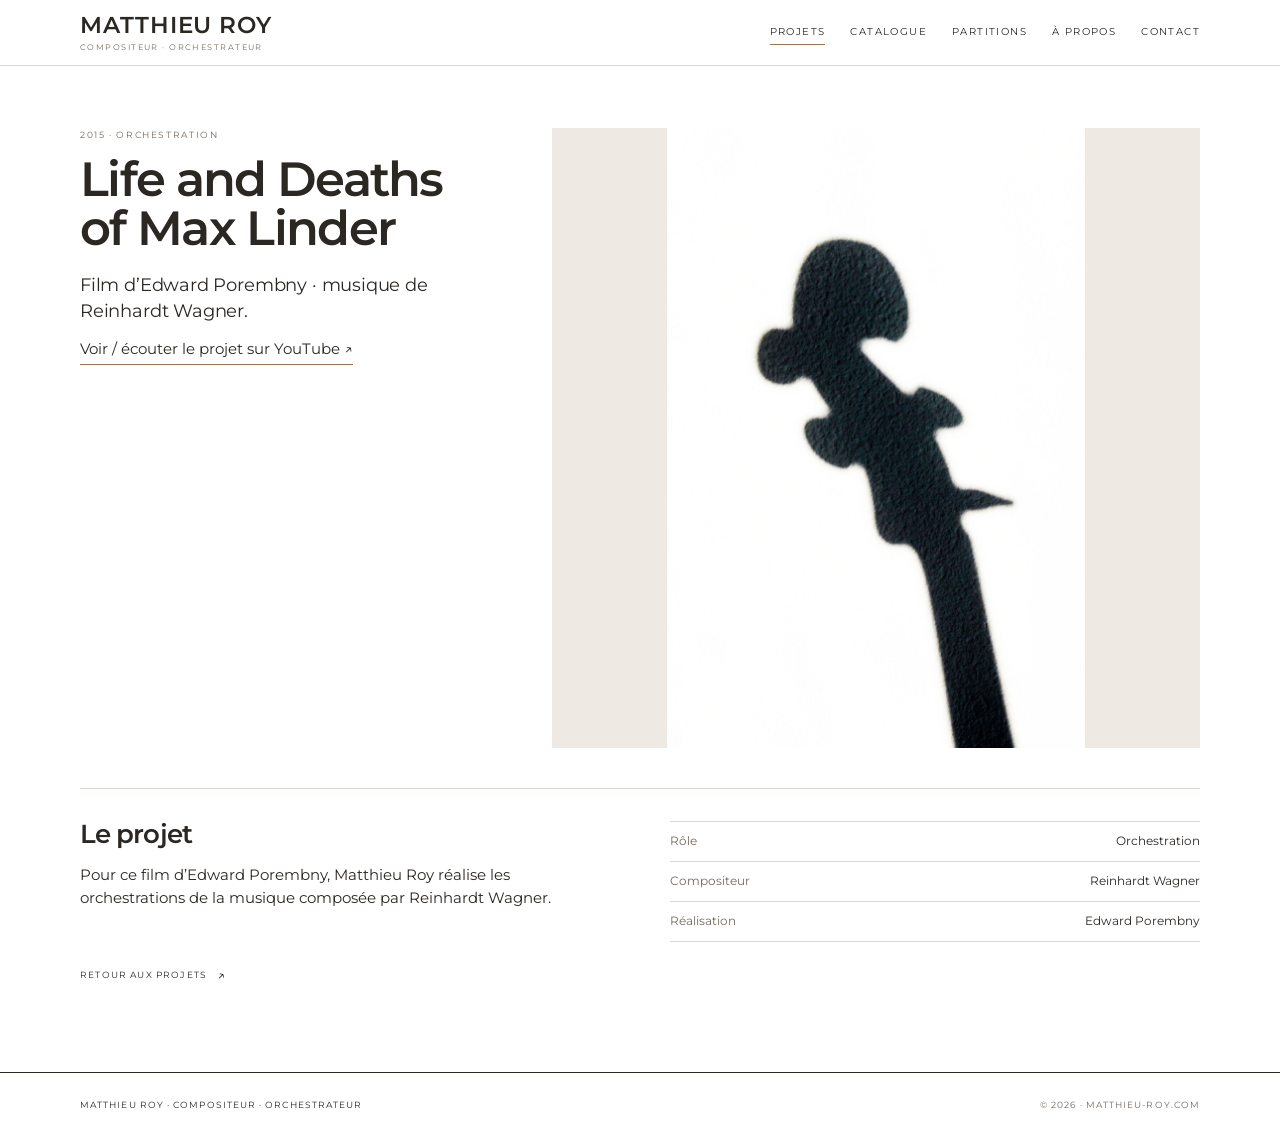
<file: max-linder.html>
<!doctype html><html lang="fr"><head><meta charset="utf-8"><meta name="viewport" content="width=device-width, initial-scale=1">
<title>Life and Deaths of Max Linder — Matthieu Roy</title><meta name="description" content="Matthieu Roy — compositeur, orchestrateur, arrangeur et violoniste.">
<link rel="icon" href="favicon.png"><link rel="stylesheet" href="style.css">
<style>.nav-open .nav{display:flex;position:absolute;left:0;right:0;top:68px;background:var(--paper);padding:20px;flex-direction:column;align-items:flex-start;border-bottom:1px solid var(--line)}@media(min-width:901px){.menu-btn{display:none!important}}</style>
</head><body><header class="site-header"><div class="header-inner">
      <a class="brand" href="index.html"><strong>MATTHIEU ROY</strong><span>Compositeur · Orchestrateur</span></a>
      <nav class="nav"><a class="active" href="projets.html">Projets</a><a class="" href="catalogue.html">Catalogue</a><a class="" href="partitions.html">Partitions</a><a class="" href="a-propos.html">À propos</a><a class="" href="contact.html">Contact</a></nav>
      <button class="menu-btn" onclick="document.body.classList.toggle('nav-open')">Menu</button>
    </div></header><main><section class="detail"><div class="container">
<div class="detail-top"><div><div class="kicker">2015 · Orchestration</div><h1>Life and Deaths of Max Linder</h1><div class="detail-lead">Film d’Edward Porembny · musique de Reinhardt Wagner.</div><a class="video-link" href="https://www.youtube.com/watch?v=RSjrG31Fd0s" target="_blank" rel="noopener">Voir / écouter le projet sur YouTube ↗</a></div>
<div class="detail-media" style="margin:0"><img src="images/ombre-volute.jpg" alt="Life and Deaths of Max Linder"></div></div>
<div class="detail-body"><div><h2>Le projet</h2><p>Pour ce film d’Edward Porembny, Matthieu Roy réalise les orchestrations de la musique composée par Reinhardt Wagner.</p></div><div><div class="meta-table"><div><span>Rôle</span><span>Orchestration</span></div><div><span>Compositeur</span><span>Reinhardt Wagner</span></div><div><span>Réalisation</span><span>Edward Porembny</span></div></div></div></div>
<a class="arrow-link" href="projets.html">Retour aux projets</a>
</div></section></main><footer><div class="container footer-inner"><span>MATTHIEU ROY · COMPOSITEUR · ORCHESTRATEUR</span><span>© 2026 · matthieu-roy.com</span></div></footer></body></html>
</file>
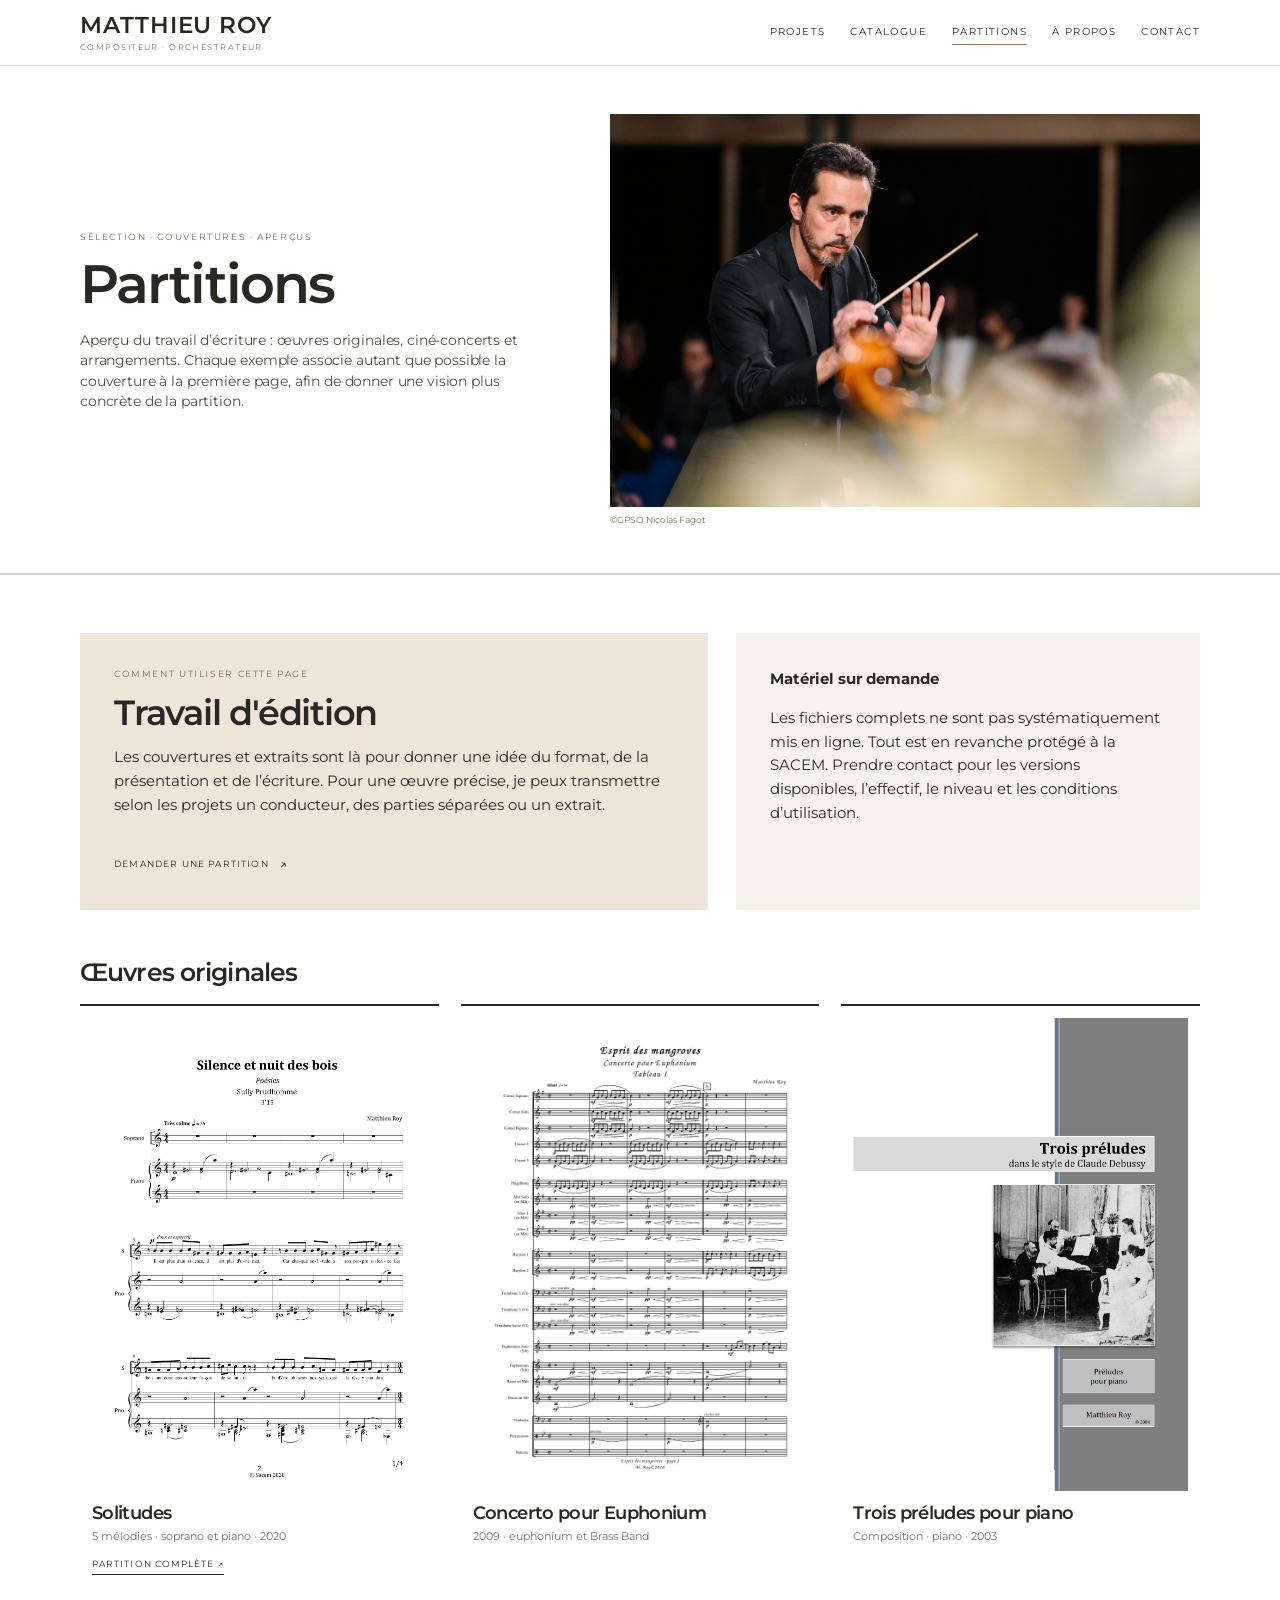
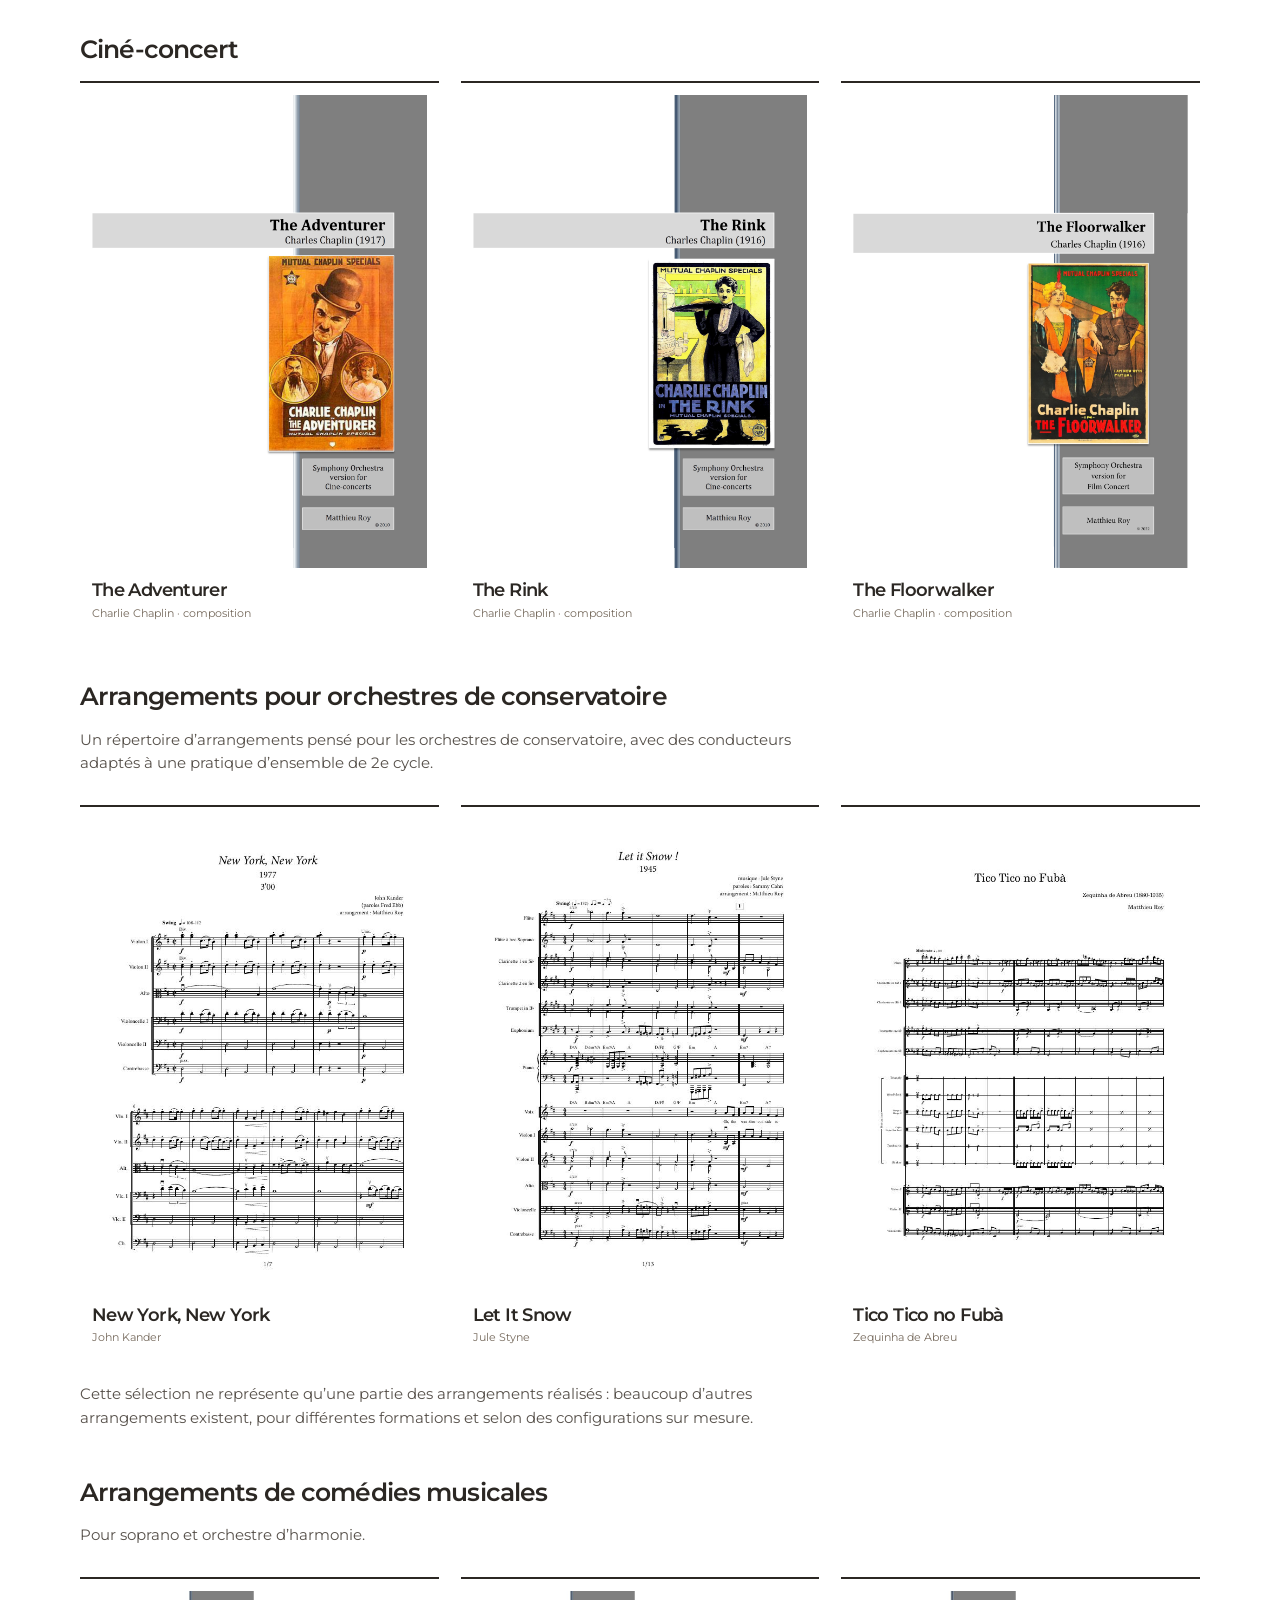
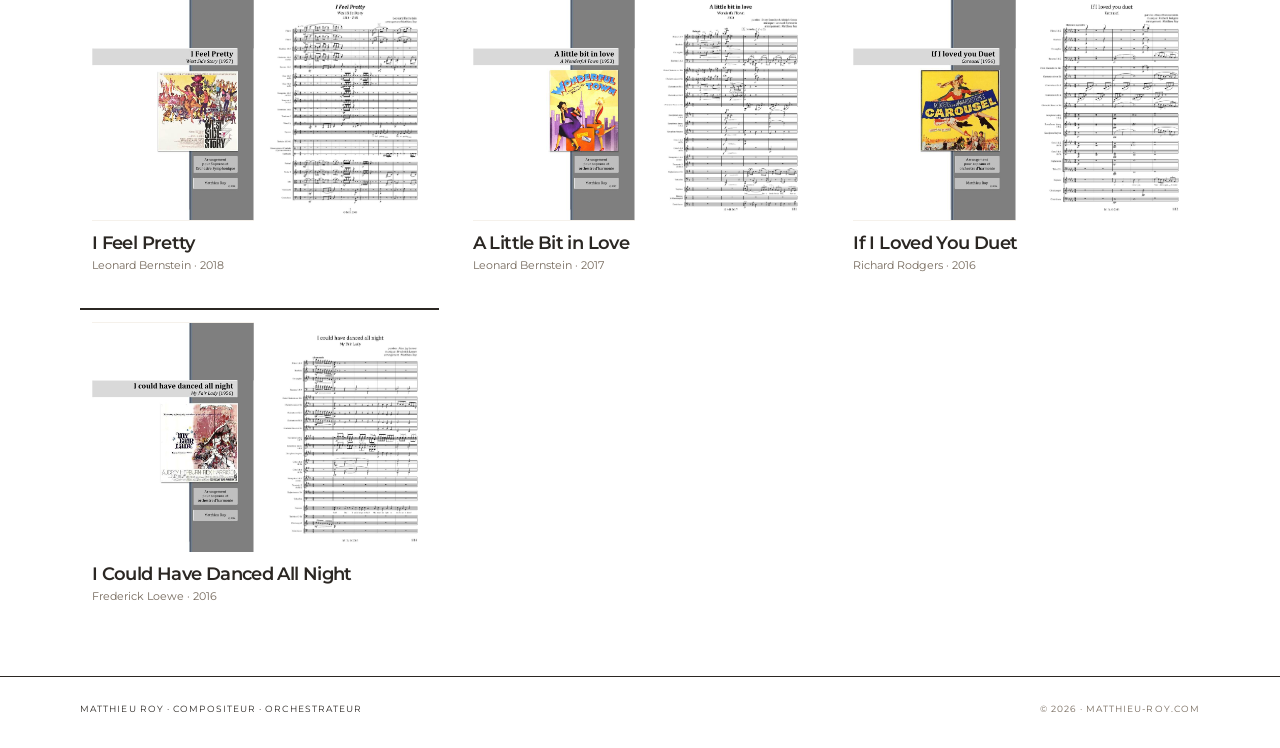
<file: partitions.html>
<!doctype html><html lang="fr"><head><meta charset="utf-8"><meta name="viewport" content="width=device-width, initial-scale=1">
<title>Partitions — Matthieu Roy</title><meta name="description" content="Partitions, conducteurs et exemples d'arrangements de Matthieu Roy.">
<link rel="icon" href="favicon.png"><link rel="stylesheet" href="style.css">
<style>.nav-open .nav{display:flex;position:absolute;left:0;right:0;top:68px;background:var(--paper);padding:20px;flex-direction:column;align-items:flex-start;border-bottom:1px solid var(--line)}@media(min-width:901px){.menu-btn{display:none!important}}</style>
</head><body><header class="site-header"><div class="header-inner">
<a class="brand" href="index.html"><strong>MATTHIEU ROY</strong><span>Compositeur · Orchestrateur</span></a>
<nav class="nav"><a href="projets.html">Projets</a><a href="catalogue.html">Catalogue</a><a class="active" href="partitions.html">Partitions</a><a href="a-propos.html">À propos</a><a href="contact.html">Contact</a></nav>
<button class="menu-btn" onclick="document.body.classList.toggle('nav-open')">Menu</button></div></header>
<main>
<section class="page-hero"><div class="container page-hero-inner"><div><div class="kicker">Sélection · couvertures · aperçus</div><h1>Partitions</h1><p>Aperçu du travail d’écriture : œuvres originales, ciné-concerts et arrangements. Chaque exemple associe autant que possible la couverture à la première page, afin de donner une vision plus concrète de la partition.</p></div><div><div class="page-hero-image"><img src="images/partitions-direction.jpg" alt="Matthieu Roy dirigeant un orchestre"></div><div class="photo-credit">©GPSO Nicolas Fagot</div></div></div></section>

<section class="section"><div class="container">
<div class="partition-intro"><div class="partition-intro-copy"><div class="kicker">Comment utiliser cette page</div><h2>Travail d'édition</h2><p>Les couvertures et extraits sont là pour donner une idée du format, de la présentation et de l’écriture. Pour une œuvre précise, je peux transmettre selon les projets un conducteur, des parties séparées ou un extrait.</p><a class="arrow-link" href="contact.html">Demander une partition</a></div>
<div class="partition-intro-note"><strong>Matériel sur demande</strong><p>Les fichiers complets ne sont pas systématiquement mis en ligne. Tout est en revanche protégé à la SACEM. Prendre contact pour les versions disponibles, l’effectif, le niveau et les conditions d’utilisation.</p></div></div>

<h2 class="partition-section-title">Œuvres originales</h2>
<div class="partition-showcase">
<div class="partition-card"><div class="partition-cover"><img src="partitions/solitudes/silence-et-nuit-des-bois-page3.jpg" alt="Première page de Silence et nuit des bois — Solitudes"></div><h3>Solitudes</h3><p>5 mélodies · soprano et piano · 2020</p><div class="document-actions"><a class="document-link" href="documents/solitudes-full-score.pdf" target="_blank">Partition complète ↗</a></div></div>
<div class="partition-card"><div class="partition-cover"><img src="partitions/concerto/concerto-euphonium-page1.jpg" alt="Première page du Concerto pour Euphonium"></div><h3>Concerto pour Euphonium</h3><p>2009 · euphonium et Brass Band</p></div>
<div class="partition-card"><div class="partition-cover"><img src="partitions/trois-preludes.jpg" alt="Trois préludes pour piano"></div><h3>Trois préludes pour piano</h3><p>Composition · piano · 2003</p></div>
</div>

<h2 class="partition-section-title" id="ciné-concert">Ciné-concert</h2>
<div class="partition-showcase">
<div class="partition-card"><div class="partition-cover"><img src="partitions/the-adventurer.jpg" alt="The Adventurer"></div><h3>The Adventurer</h3><p>Charlie Chaplin · composition</p></div>
<div class="partition-card"><div class="partition-cover"><img src="partitions/the-rink.jpg" alt="The Rink"></div><h3>The Rink</h3><p>Charlie Chaplin · composition</p></div>
<div class="partition-card"><div class="partition-cover"><img src="partitions/the-floorwalker.jpg" alt="Partition de The Floorwalker — première page"></div><h3>The Floorwalker</h3><p>Charlie Chaplin · composition</p></div>
</div>

<h2 class="partition-section-title">Arrangements pour orchestres de conservatoire</h2>
<p class="section-intro" style="max-width:720px;margin-bottom:30px">Un répertoire d’arrangements pensé pour les orchestres de conservatoire, avec des conducteurs adaptés à une pratique d’ensemble de 2e cycle.</p>
<div class="partition-showcase">
<div class="partition-card"><div class="partition-cover"><img src="images/arrangements-2e-cycle/new-york-new-york.jpg" alt="Conducteur New York, New York — première page"></div><h3>New York, New York</h3><p>John Kander</p></div>
<div class="partition-card"><div class="partition-cover"><img src="images/arrangements-2e-cycle/let-it-snow.jpg" alt="Conducteur Let It Snow — première page"></div><h3>Let It Snow</h3><p>Jule Styne</p></div>
<div class="partition-card"><div class="partition-cover"><img src="images/arrangements-2e-cycle/tico-tico.jpg" alt="Conducteur Tico Tico no Fubà — première page"></div><h3>Tico Tico no Fubà</h3><p>Zequinha de Abreu</p></div>
</div>
<p class="section-intro" style="max-width:720px;margin-top:24px">Cette sélection ne représente qu’une partie des arrangements réalisés : beaucoup d’autres arrangements existent, pour différentes formations et selon des configurations sur mesure.</p>

<h2 class="partition-section-title">Arrangements de comédies musicales</h2>
<p class="section-intro" style="max-width:720px;margin-bottom:30px">Pour soprano et orchestre d’harmonie.</p>
<div class="partition-showcase">
<div class="partition-card"><div class="partition-pair"><div class="partition-cover"><img src="images/arrangements-comedie/i-feel-pretty.jpg" alt="I Feel Pretty — première page"></div><div class="partition-cover"><img src="images/partition-previews/i-feel-pretty-p3.jpg" alt="I Feel Pretty — troisième page"></div></div><h3>I Feel Pretty</h3><p>Leonard Bernstein · 2018</p></div>
<div class="partition-card"><div class="partition-pair"><div class="partition-cover"><img src="images/arrangements-comedie/a-little-bit-in-love.jpg" alt="A Little Bit in Love — première page"></div><div class="partition-cover"><img src="images/partition-previews/a-little-bit-in-love-p3.jpg" alt="A Little Bit in Love — troisième page"></div></div><h3>A Little Bit in Love</h3><p>Leonard Bernstein · 2017</p></div>
<div class="partition-card"><div class="partition-pair"><div class="partition-cover"><img src="images/arrangements-comedie/if-i-loved-you-duet.jpg" alt="If I Loved You Duet — première page"></div><div class="partition-cover"><img src="images/partition-previews/if-i-loved-you-duet-p3.jpg" alt="If I Loved You Duet — troisième page"></div></div><h3>If I Loved You Duet</h3><p>Richard Rodgers · 2016</p></div>
<div class="partition-card"><div class="partition-pair"><div class="partition-cover"><img src="images/arrangements-comedie/i-could-have-danced.jpg" alt="I Could Have Danced All Night — première page"></div><div class="partition-cover"><img src="images/partition-previews/i-could-have-danced-p3.jpg" alt="I Could Have Danced All Night — troisième page"></div></div><h3>I Could Have Danced All Night</h3><p>Frederick Loewe · 2016</p></div>
</div>

</div></section>
</main><footer><div class="container footer-inner"><span>MATTHIEU ROY · COMPOSITEUR · ORCHESTRATEUR</span><span>© 2026 · matthieu-roy.com</span></div></footer></body></html>
</file>
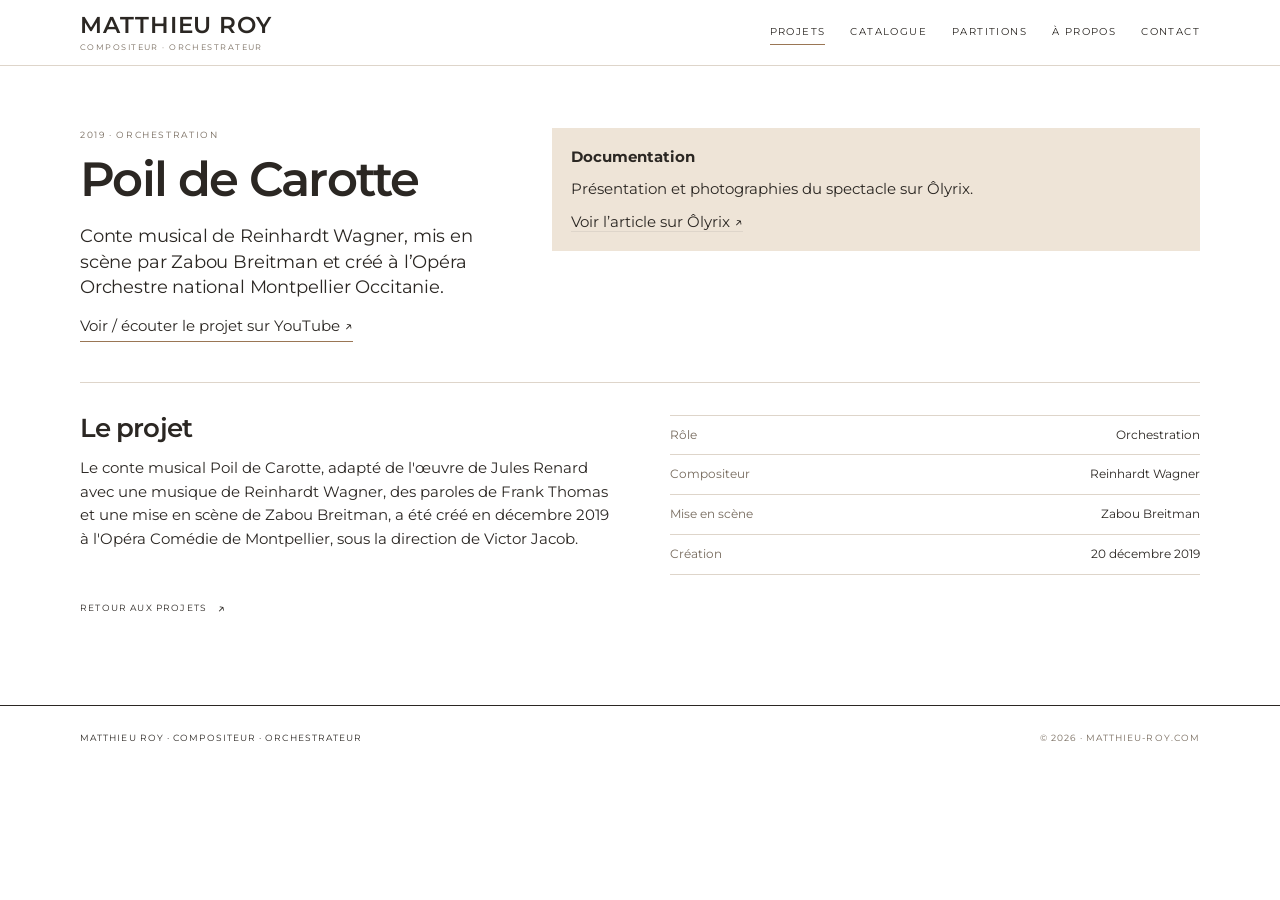
<file: poil-de-carotte.html>
<!doctype html><html lang="fr"><head><meta charset="utf-8"><meta name="viewport" content="width=device-width, initial-scale=1">
<title>Poil de Carotte — Matthieu Roy</title><meta name="description" content="Matthieu Roy — compositeur, orchestrateur, arrangeur et violoniste.">
<link rel="icon" href="favicon.png"><link rel="stylesheet" href="style.css">
<style>.nav-open .nav{display:flex;position:absolute;left:0;right:0;top:68px;background:var(--paper);padding:20px;flex-direction:column;align-items:flex-start;border-bottom:1px solid var(--line)}@media(min-width:901px){.menu-btn{display:none!important}}</style>
</head><body><header class="site-header"><div class="header-inner">
      <a class="brand" href="index.html"><strong>MATTHIEU ROY</strong><span>Compositeur · Orchestrateur</span></a>
      <nav class="nav"><a class="active" href="projets.html">Projets</a><a class="" href="catalogue.html">Catalogue</a><a class="" href="partitions.html">Partitions</a><a class="" href="a-propos.html">À propos</a><a class="" href="contact.html">Contact</a></nav>
      <button class="menu-btn" onclick="document.body.classList.toggle('nav-open')">Menu</button>
    </div></header><main><section class="detail"><div class="container">
<div class="detail-top"><div><div class="kicker">2019 · Orchestration</div><h1>Poil de Carotte</h1><div class="detail-lead">Conte musical de Reinhardt Wagner, mis en scène par Zabou Breitman et créé à l’Opéra Orchestre national Montpellier Occitanie.</div><a class="video-link" href="https://www.youtube.com/watch?v=YRw1rEDtJ8c" target="_blank" rel="noopener">Voir / écouter le projet sur YouTube ↗</a></div>
<div class="notice project-source-card"><strong>Documentation</strong><p>Présentation et photographies du spectacle sur Ôlyrix.</p><a class="source-link" href="https://www.olyrix.com/articles/production/3709/poil-de-carotte-jules-renard-romain-creation-lyrique-opera-comedie-montpellier-reinhardt-wagner-zabou-breitman-victor-jacob-avis-critique-chronique-article-compte-rendu" target="_blank" rel="noopener">Voir l’article sur Ôlyrix ↗</a></div></div>
<div class="detail-body"><div><h2>Le projet</h2><p>Le conte musical Poil de Carotte, adapté de l'œuvre de Jules Renard avec une musique de Reinhardt Wagner, des paroles de Frank Thomas et une mise en scène de Zabou Breitman, a été créé en décembre 2019 à l'Opéra Comédie de Montpellier, sous la direction de Victor Jacob.</p></div><div><div class="meta-table"><div><span>Rôle</span><span>Orchestration</span></div><div><span>Compositeur</span><span>Reinhardt Wagner</span></div><div><span>Mise en scène</span><span>Zabou Breitman</span></div><div><span>Création</span><span>20 décembre 2019</span></div></div></div></div>
<a class="arrow-link" href="projets.html">Retour aux projets</a>
</div></section></main><footer><div class="container footer-inner"><span>MATTHIEU ROY · COMPOSITEUR · ORCHESTRATEUR</span><span>© 2026 · matthieu-roy.com</span></div></footer></body></html>
</file>
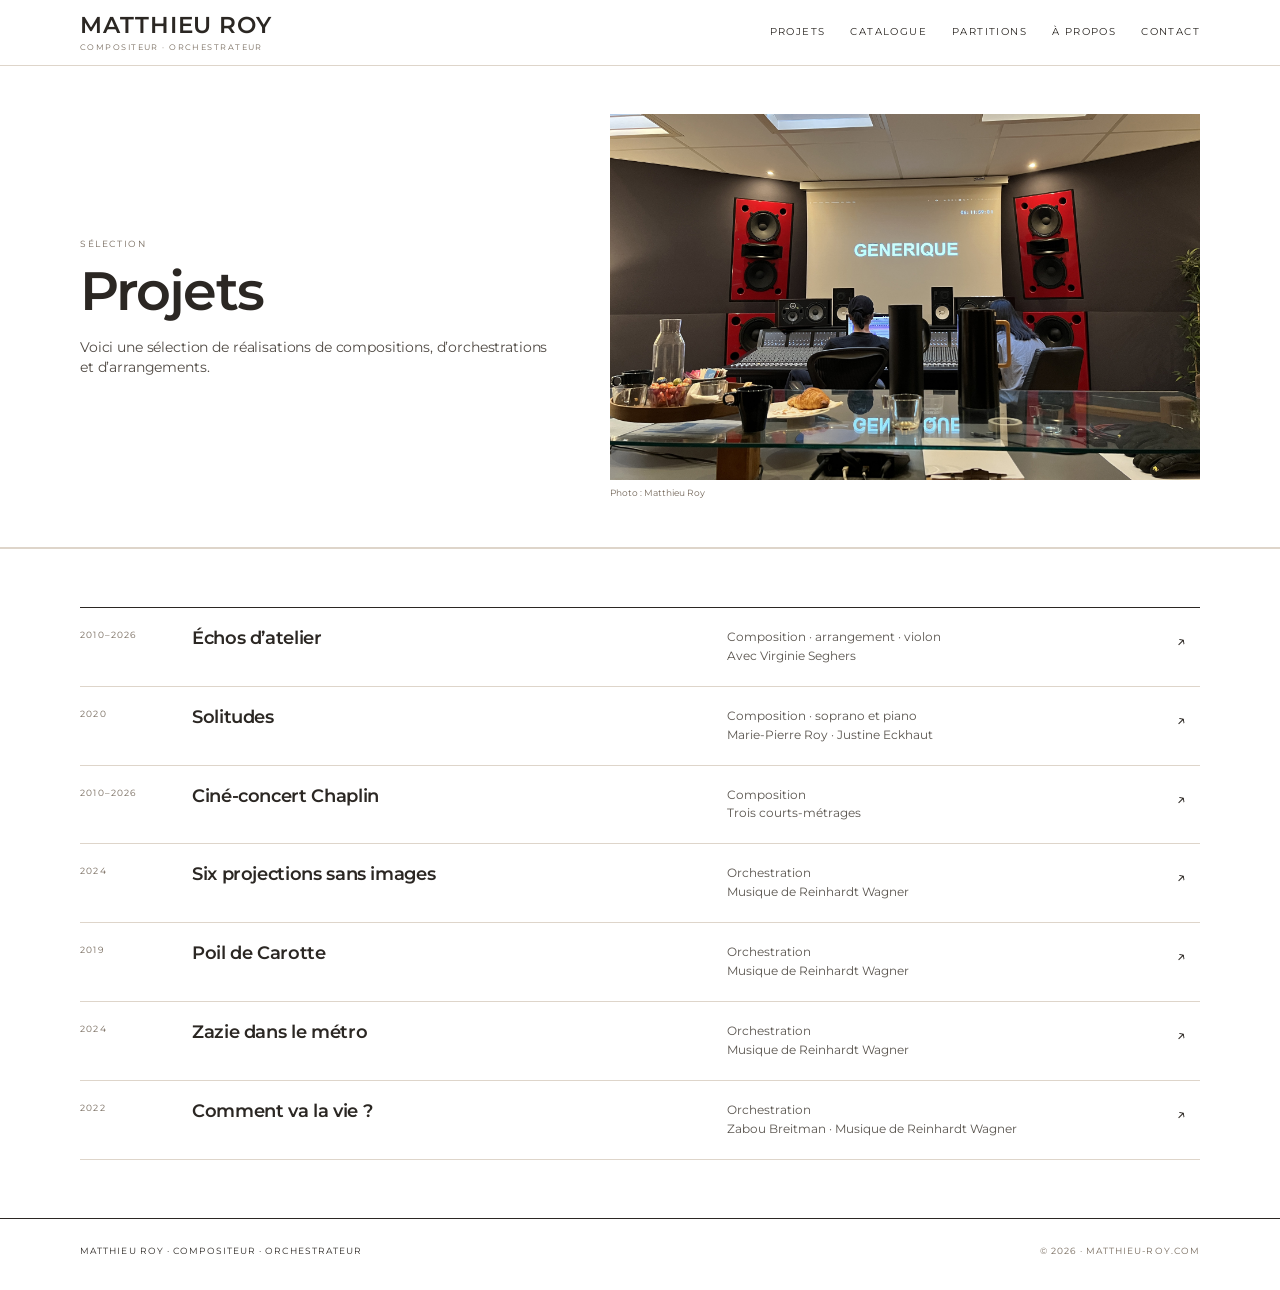
<file: projets.html>
<!doctype html><html lang="fr"><head><meta charset="utf-8"><meta name="viewport" content="width=device-width, initial-scale=1"><title>Projets — Matthieu Roy</title><meta name="description" content="Matthieu Roy — compositeur, orchestrateur, arrangeur et violoniste."><link rel="icon" href="favicon.png"><link rel="stylesheet" href="style.css"><style>.nav-open .nav{display:flex;position:absolute;left:0;right:0;top:66px;background:var(--paper);padding:20px;flex-direction:column;align-items:flex-start;border-bottom:1px solid var(--line)}@media(min-width:901px){.menu-btn{display:none!important}}</style></head><body><header class="site-header"><div class="header-inner"><a class="brand" href="index.html"><strong>MATTHIEU ROY</strong><span>Compositeur · Orchestrateur</span></a><nav class="nav"><a href="projets.html">Projets</a><a href="catalogue.html">Catalogue</a><a href="partitions.html">Partitions</a><a href="a-propos.html">À propos</a><a href="contact.html">Contact</a></nav><button class="menu-btn" onclick="document.body.classList.toggle('nav-open')">Menu</button></div></header><main><section class="page-hero"><div class="container page-hero-inner"><div><div class="kicker">Sélection</div><h1>Projets</h1><p>Voici une sélection de réalisations de compositions, d’orchestrations et d’arrangements.</p></div><div><div class="page-hero-image"><img src="images/projets-studio.jpg" alt="Orchestre en concert — Six projections sans images"></div><div class="photo-credit">Photo : Matthieu Roy</div></div></div></section><section class="section"><div class="container"><div class="project-list"><a class="project-row" href="echos-datelier.html"><span class="project-year">2010–2026</span><span class="project-title">Échos d’atelier</span><span class="project-meta">Composition · arrangement · violon<br>Avec Virginie Seghers</span><span class="project-arrow">↗</span></a><a class="project-row" href="solitudes.html"><span class="project-year">2020</span><span class="project-title">Solitudes</span><span class="project-meta">Composition · soprano et piano<br>Marie-Pierre Roy · Justine Eckhaut</span><span class="project-arrow">↗</span></a><a class="project-row" href="chaplin.html"><span class="project-year">2010–2026</span><span class="project-title">Ciné-concert Chaplin</span><span class="project-meta">Composition<br>Trois courts-métrages</span><span class="project-arrow">↗</span></a><a class="project-row" href="six-projections.html"><span class="project-year">2024</span><span class="project-title">Six projections sans images</span><span class="project-meta">Orchestration<br>Musique de Reinhardt Wagner</span><span class="project-arrow">↗</span></a><a class="project-row" href="poil-de-carotte.html"><span class="project-year">2019</span><span class="project-title">Poil de Carotte</span><span class="project-meta">Orchestration<br>Musique de Reinhardt Wagner</span><span class="project-arrow">↗</span></a><a class="project-row" href="zazie.html"><span class="project-year">2024</span><span class="project-title">Zazie dans le métro</span><span class="project-meta">Orchestration<br>Musique de Reinhardt Wagner</span><span class="project-arrow">↗</span></a><a class="project-row" href="comment-va-la-vie.html"><span class="project-year">2022</span><span class="project-title">Comment va la vie ?</span><span class="project-meta">Orchestration<br>Zabou Breitman · Musique de Reinhardt Wagner</span><span class="project-arrow">↗</span></a></div></div></section></main><footer><div class="container footer-inner"><span>MATTHIEU ROY · COMPOSITEUR · ORCHESTRATEUR</span><span>© 2026 · matthieu-roy.com</span></div></footer></body></html>
</file>
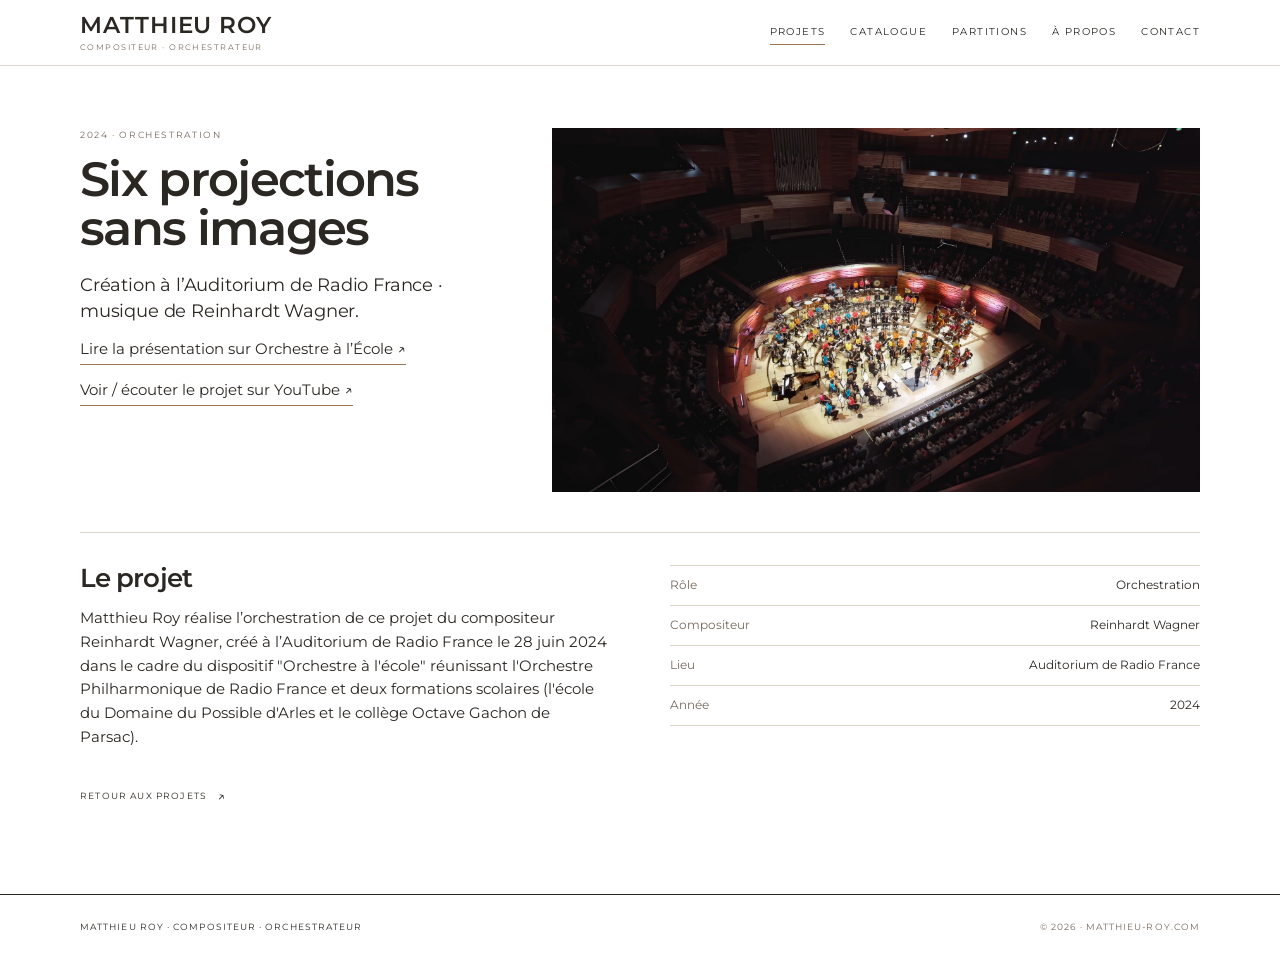
<file: six-projections.html>
<!doctype html><html lang="fr"><head><meta charset="utf-8"><meta name="viewport" content="width=device-width, initial-scale=1">
<title>Six projections sans images — Matthieu Roy</title><meta name="description" content="Matthieu Roy — compositeur, orchestrateur, arrangeur et violoniste.">
<link rel="icon" href="favicon.png"><link rel="stylesheet" href="style.css">
<style>.nav-open .nav{display:flex;position:absolute;left:0;right:0;top:68px;background:var(--paper);padding:20px;flex-direction:column;align-items:flex-start;border-bottom:1px solid var(--line)}@media(min-width:901px){.menu-btn{display:none!important}}</style>
</head><body><header class="site-header"><div class="header-inner">
      <a class="brand" href="index.html"><strong>MATTHIEU ROY</strong><span>Compositeur · Orchestrateur</span></a>
      <nav class="nav"><a class="active" href="projets.html">Projets</a><a class="" href="catalogue.html">Catalogue</a><a class="" href="partitions.html">Partitions</a><a class="" href="a-propos.html">À propos</a><a class="" href="contact.html">Contact</a></nav>
      <button class="menu-btn" onclick="document.body.classList.toggle('nav-open')">Menu</button>
    </div></header><main><section class="detail"><div class="container">
<div class="detail-top"><div><div class="kicker">2024 · Orchestration</div><h1>Six projections sans images</h1><div class="detail-lead">Création à l’Auditorium de Radio France · musique de Reinhardt Wagner.</div><a class="video-link" href="https://www.orchestre-ecole.com/actualites/blog/six-projections-sans-image-lecture/" target="_blank" rel="noopener">Lire la présentation sur Orchestre à l’École ↗</a><br><a class="video-link" href="https://www.youtube.com/watch?v=qF5epmBjJK4" target="_blank" rel="noopener">Voir / écouter le projet sur YouTube ↗</a></div>
<div class="detail-media" style="margin:0"><img src="images/six-projections-reinhardt.jpg" alt="Six projections sans images"></div></div>
<div class="detail-body"><div><h2>Le projet</h2><p>Matthieu Roy réalise l’orchestration de ce projet du compositeur Reinhardt Wagner, créé à l’Auditorium de Radio France le 28 juin 2024 dans le cadre du dispositif "Orchestre à l'école" réunissant l'Orchestre Philharmonique de Radio France et deux formations scolaires (l'école du Domaine du Possible d'Arles et le collège Octave Gachon de Parsac).</p></div><div><div class="meta-table"><div><span>Rôle</span><span>Orchestration</span></div><div><span>Compositeur</span><span>Reinhardt Wagner</span></div><div><span>Lieu</span><span>Auditorium de Radio France</span></div><div><span>Année</span><span>2024</span></div></div></div></div>
<a class="arrow-link" href="projets.html">Retour aux projets</a>
</div></section></main><footer><div class="container footer-inner"><span>MATTHIEU ROY · COMPOSITEUR · ORCHESTRATEUR</span><span>© 2026 · matthieu-roy.com</span></div></footer></body></html>
</file>
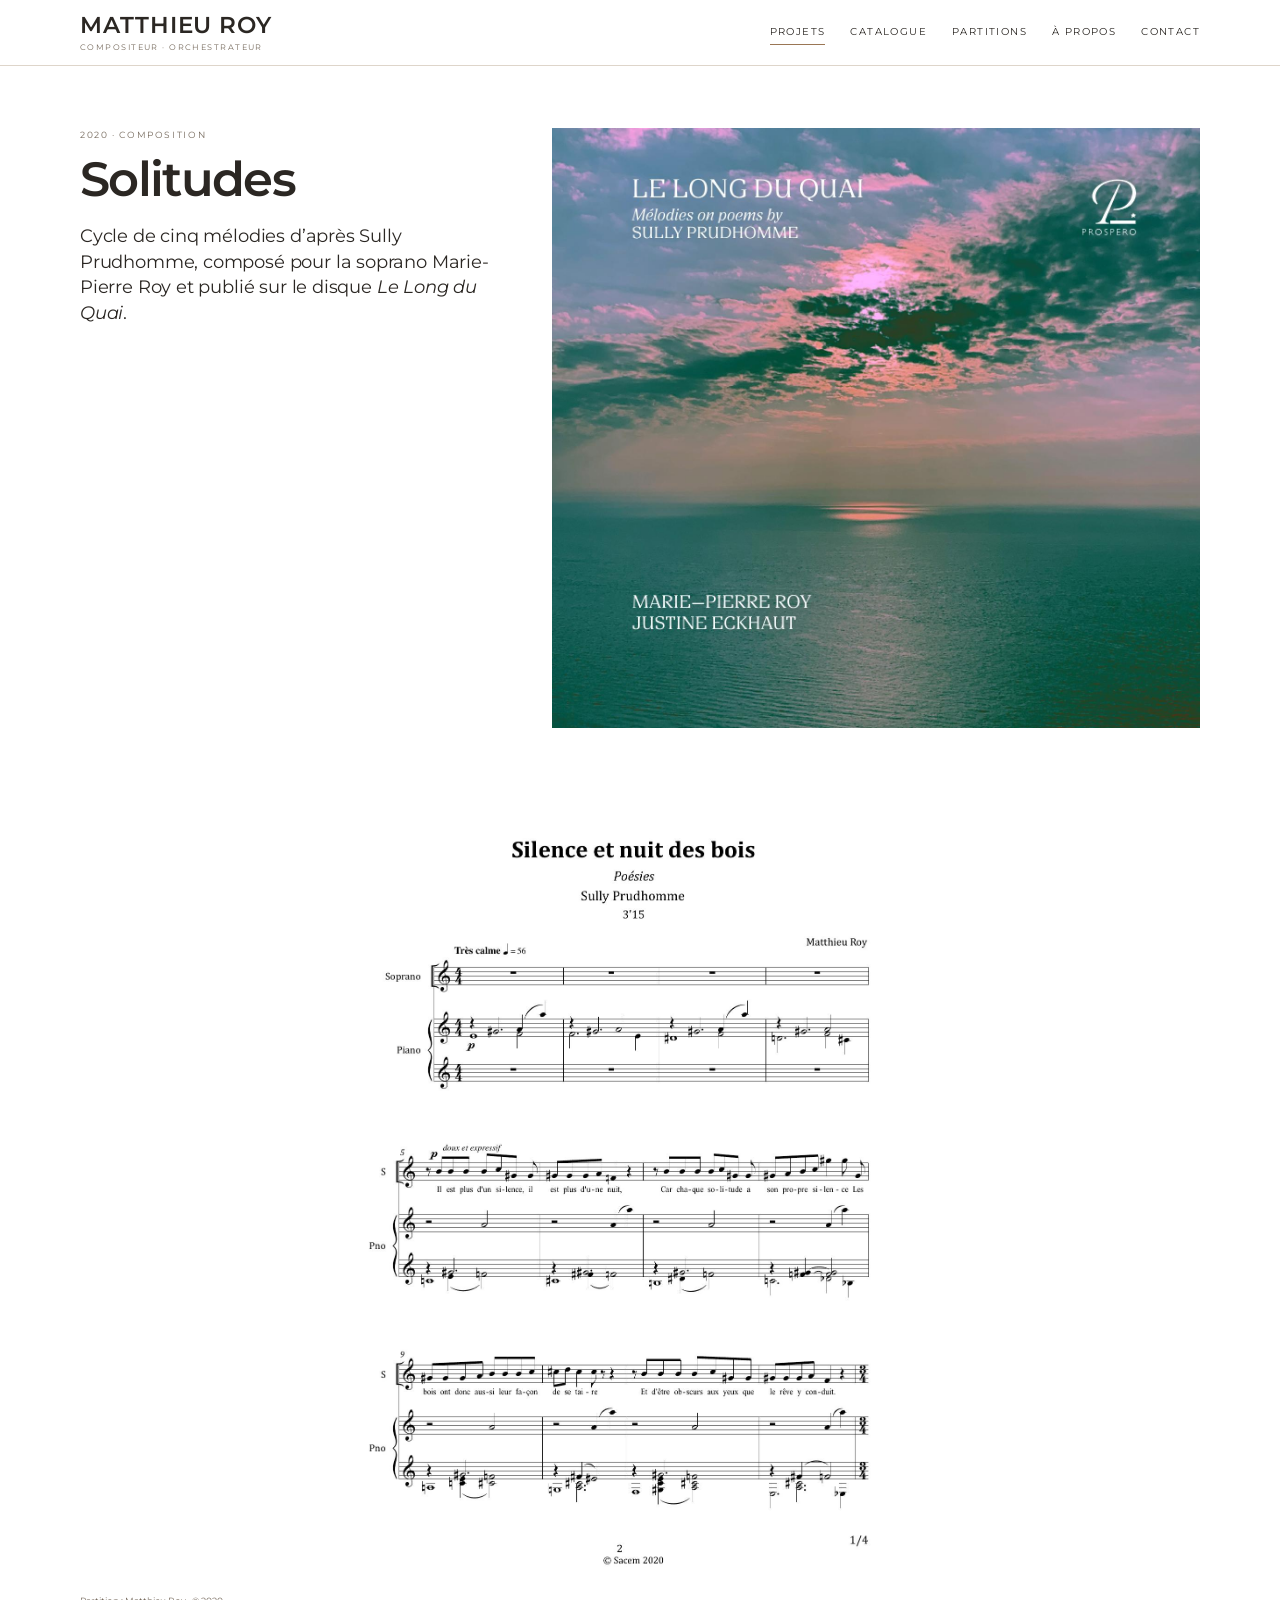
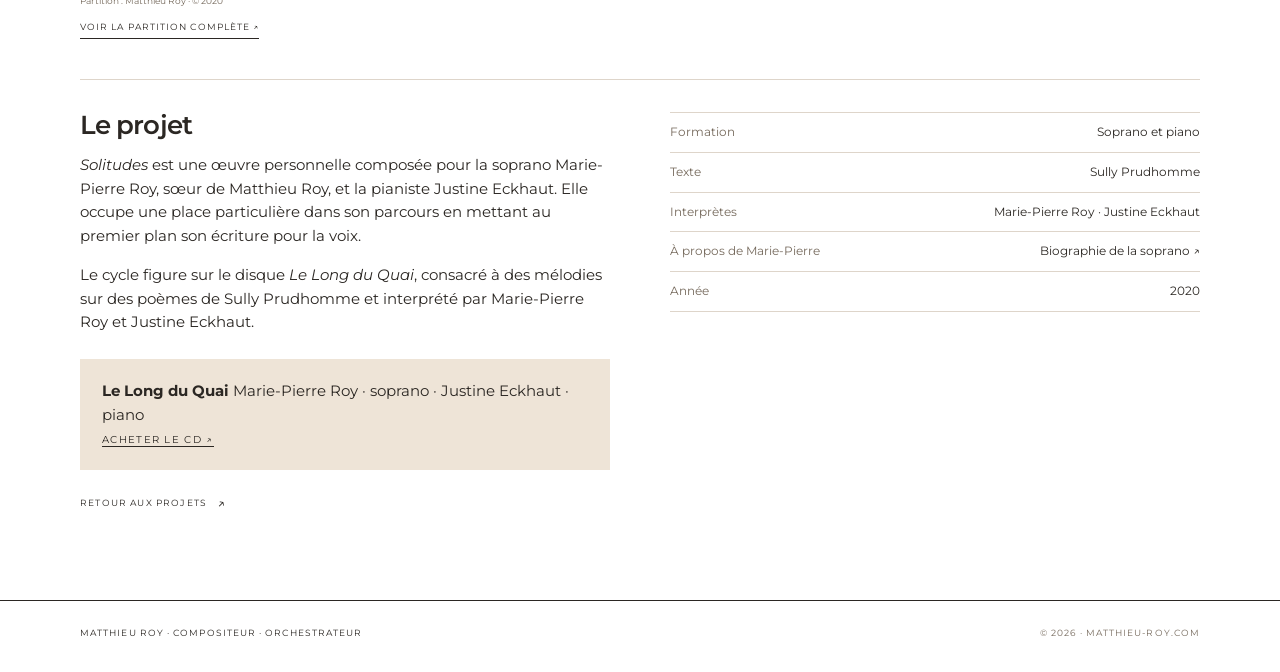
<file: solitudes.html>
<!doctype html><html lang="fr"><head><meta charset="utf-8"><meta name="viewport" content="width=device-width, initial-scale=1">
<title>Solitudes — Matthieu Roy</title><meta name="description" content="Matthieu Roy — compositeur, orchestrateur, arrangeur et violoniste.">
<link rel="icon" href="favicon.png"><link rel="stylesheet" href="style.css">
<style>.nav-open .nav{display:flex;position:absolute;left:0;right:0;top:68px;background:var(--paper);padding:20px;flex-direction:column;align-items:flex-start;border-bottom:1px solid var(--line)}@media(min-width:901px){.menu-btn{display:none!important}}</style>
</head><body><header class="site-header"><div class="header-inner">
      <a class="brand" href="index.html"><strong>MATTHIEU ROY</strong><span>Compositeur · Orchestrateur</span></a>
      <nav class="nav"><a class="active" href="projets.html">Projets</a><a class="" href="catalogue.html">Catalogue</a><a class="" href="partitions.html">Partitions</a><a class="" href="a-propos.html">À propos</a><a class="" href="contact.html">Contact</a></nav>
      <button class="menu-btn" onclick="document.body.classList.toggle('nav-open')">Menu</button>
    </div></header><main><section class="detail"><div class="container">
<div class="detail-top"><div><div class="kicker">2020 · Composition</div><h1>Solitudes</h1><div class="detail-lead">Cycle de cinq mélodies d’après Sully Prudhomme, composé pour la soprano Marie-Pierre Roy et publié sur le disque <em>Le Long du Quai</em>.</div></div>
<div class="detail-media" style="margin:0"><img src="images/le-long-du-quai.jpg" alt="Le Long du Quai — Marie-Pierre Roy et Justine Eckhaut"></div></div>
<div class="project-photo-grid solitudes-score">
  <div class="big"><img src="partitions/solitudes/silence-et-nuit-des-bois-page3.jpg" alt="Première page de Silence et nuit des bois — partition de Solitudes"></div>
</div>
<div class="photo-credit">Partition : Matthieu Roy · © 2020</div>
<div class="document-actions">
<a class="document-link" href="documents/solitudes-full-score.pdf" target="_blank">Voir la partition complète ↗</a>
</div>
<div class="detail-body"><div><h2>Le projet</h2><p><em>Solitudes</em> est une œuvre personnelle composée pour la soprano Marie-Pierre Roy, sœur de Matthieu Roy, et la pianiste Justine Eckhaut. Elle occupe une place particulière dans son parcours en mettant au premier plan son écriture pour la voix.</p><p>Le cycle figure sur le disque <em>Le Long du Quai</em>, consacré à des mélodies sur des poèmes de Sully Prudhomme et interprété par Marie-Pierre Roy et Justine Eckhaut.</p><div class="purchase-box"><div><strong>Le Long du Quai </strong><span>Marie-Pierre Roy · soprano · Justine Eckhaut · piano</span></div><a class="purchase-link" href="https://form.jotform.com/213038307551348" target="_blank" rel="noopener">Acheter le CD ↗</a></div></div><div><div class="meta-table"><div><span>Formation</span><span>Soprano et piano</span></div><div><span>Texte</span><span>Sully Prudhomme</span></div><div><span>Interprètes</span><span>Marie-Pierre Roy · Justine Eckhaut</span></div><div><span>À propos de Marie-Pierre</span><span><a href="https://www.marie-pierre-roy.com/fran%C3%A7ais/biographie/" target="_blank" rel="noopener">Biographie de la soprano ↗</a></span></div><div><span>Année</span><span>2020</span></div></div></div></div>
<a class="arrow-link" href="projets.html">Retour aux projets</a>
</div></section></main><footer><div class="container footer-inner"><span>MATTHIEU ROY · COMPOSITEUR · ORCHESTRATEUR</span><span>© 2026 · matthieu-roy.com</span></div></footer></body></html>
</file>
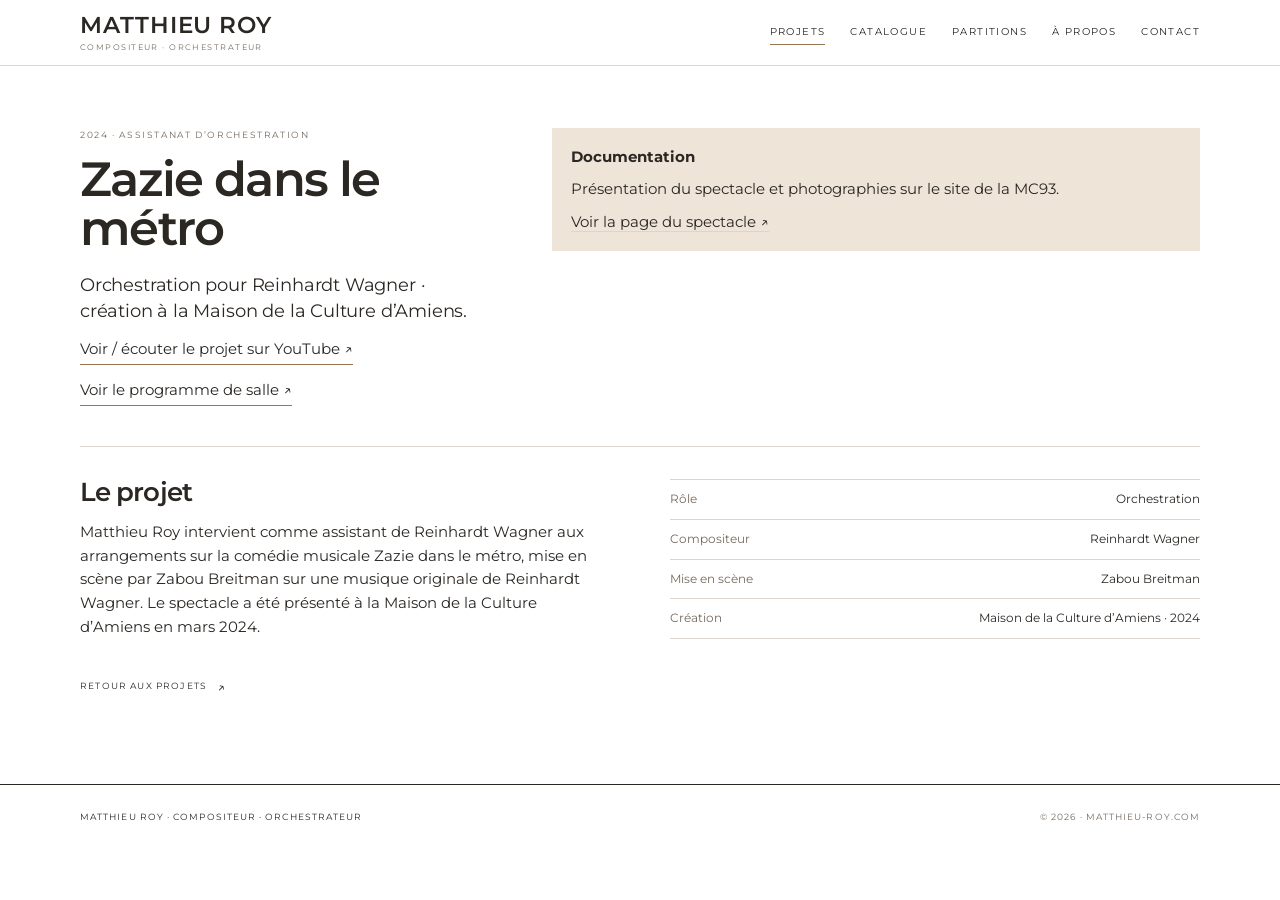
<file: zazie.html>
<!doctype html><html lang="fr"><head><meta charset="utf-8"><meta name="viewport" content="width=device-width, initial-scale=1">
<title>Zazie dans le métro — Matthieu Roy</title><meta name="description" content="Matthieu Roy — compositeur, orchestrateur, arrangeur et violoniste.">
<link rel="icon" href="favicon.png"><link rel="stylesheet" href="style.css">
<style>.nav-open .nav{display:flex;position:absolute;left:0;right:0;top:68px;background:var(--paper);padding:20px;flex-direction:column;align-items:flex-start;border-bottom:1px solid var(--line)}@media(min-width:901px){.menu-btn{display:none!important}}</style>
</head><body><header class="site-header"><div class="header-inner">
      <a class="brand" href="index.html"><strong>MATTHIEU ROY</strong><span>Compositeur · Orchestrateur</span></a>
      <nav class="nav"><a class="active" href="projets.html">Projets</a><a class="" href="catalogue.html">Catalogue</a><a class="" href="partitions.html">Partitions</a><a class="" href="a-propos.html">À propos</a><a class="" href="contact.html">Contact</a></nav>
      <button class="menu-btn" onclick="document.body.classList.toggle('nav-open')">Menu</button>
    </div></header><main><section class="detail"><div class="container">
<div class="detail-top"><div><div class="kicker">2024 · Assistanat d’orchestration</div><h1>Zazie dans le métro</h1><div class="detail-lead">Orchestration pour Reinhardt Wagner · création à la Maison de la Culture d’Amiens.</div><a class="video-link" href="https://www.youtube.com/watch?v=d_dLT8WRew8" target="_blank" rel="noopener">Voir / écouter le projet sur YouTube ↗</a><br><a class="video-link" href="https://www.maisondelaculture-amiens.com/wp/wp-content/uploads/pgm-zazie-dans-le-metro-web.pdf" target="_blank" rel="noopener">Voir le programme de salle ↗</a></div>
<div class="notice project-source-card"><strong>Documentation</strong><p>Présentation du spectacle et photographies sur le site de la MC93.</p><a class="source-link" href="https://www.mc93.com/saison/zazie-dans-le-metro" target="_blank" rel="noopener">Voir la page du spectacle ↗</a></div></div>
<div class="detail-body"><div><h2>Le projet</h2><p>Matthieu Roy intervient comme assistant de Reinhardt Wagner aux arrangements sur la comédie musicale Zazie dans le métro, mise en scène par Zabou Breitman sur une musique originale de Reinhardt Wagner. Le spectacle a été présenté à la Maison de la Culture d’Amiens en mars 2024.</p></div><div><div class="meta-table"><div><span>Rôle</span><span>Orchestration</span></div><div><span>Compositeur</span><span>Reinhardt Wagner</span></div><div><span>Mise en scène</span><span>Zabou Breitman</span></div><div><span>Création</span><span>Maison de la Culture d’Amiens · 2024</span></div></div></div></div>
<a class="arrow-link" href="projets.html">Retour aux projets</a>
</div></section></main><footer><div class="container footer-inner"><span>MATTHIEU ROY · COMPOSITEUR · ORCHESTRATEUR</span><span>© 2026 · matthieu-roy.com</span></div></footer></body></html>
</file>
<file: style.css>
@import url('https://fonts.googleapis.com/css2?family=Libre+Baskerville:wght@400;700&family=Montserrat:wght@400;500;600;700&display=swap');
:root{
  --paper:#ffffff; --paper2:#fbf8f3; --ink:#2b2723; --muted:#766a5d; --line:#ded5ca;
  --accent:#9a7655; --accent-dark:#6f523b; --sepia:#eee4d7; --sepia-dark:#dfcfbc;
  --serif:'Libre Baskerville',Georgia,'Times New Roman',serif;
  --sans:'Montserrat',Arial,sans-serif;
  --max:1180px;
}
*{box-sizing:border-box}html{scroll-behavior:smooth}body{margin:0;background:var(--paper);color:var(--ink);font-family:var(--sans);font-size:15px;line-height:1.58}a{color:inherit;text-decoration:none}img{display:block;max-width:100%}
.site-header{position:sticky;top:0;z-index:20;background:rgba(255,255,255,.96);backdrop-filter:blur(12px);border-bottom:1px solid var(--line)}
.header-inner{max-width:var(--max);margin:auto;padding:14px 30px;display:flex;justify-content:space-between;align-items:center;gap:30px}.brand{display:flex;flex-direction:column;line-height:1}.brand strong{font-family:var(--sans);font-size:23px;font-weight:600;letter-spacing:.04em;text-transform:uppercase}.brand span{font-size:8px;text-transform:uppercase;letter-spacing:.18em;color:var(--muted);margin-top:6px}.nav{display:flex;gap:25px;align-items:center;font-size:10px;text-transform:uppercase;letter-spacing:.14em}.nav a{padding:4px 0;border-bottom:1px solid transparent}.nav a:hover,.nav a.active{border-color:var(--accent)}.menu-btn{display:none;background:none;border:0;font:inherit;text-transform:uppercase;letter-spacing:.12em}
.container{max-width:var(--max);margin:auto;padding:0 30px}.kicker{font-size:9px;letter-spacing:.18em;text-transform:uppercase;color:var(--muted);margin-bottom:13px}h1,h2,h3{font-family:var(--sans);font-weight:600;line-height:1.02;margin:0;letter-spacing:-.035em}
.hero{max-width:var(--max);min-height:0;display:grid;grid-template-columns:.82fr 1.18fr;gap:52px;align-items:center;padding-top:30px;padding-bottom:34px}.hero-copy{padding:15px 0}.hero h1{font-size:clamp(40px,3.7vw,51px);font-weight:600;letter-spacing:-.055em}.hero-sub{font-family:var(--sans);font-size:20px;font-weight:500;letter-spacing:-.02em;margin-top:15px}.hero-note{max-width:430px;margin:18px 0 0;color:#4e4944}.hero-media{width:min(100%,455px);justify-self:end;overflow:hidden}.hero-media img{width:100%;height:auto;object-fit:contain}.photo-credit{font-size:9px;color:var(--muted);margin-top:6px}.arrow-link{display:inline-flex;align-items:center;gap:10px;text-transform:uppercase;letter-spacing:.13em;font-size:9px;margin-top:22px;border-bottom:1px solid transparent}.arrow-link:after{content:'↗';font-size:14px;transition:transform .2s}.arrow-link:hover{border-color:var(--accent)}.arrow-link:hover:after{transform:translate(3px,-3px)}
.section{padding:58px 0;border-top:1px solid var(--line)}.section-head{display:flex;justify-content:space-between;align-items:end;gap:35px;margin-bottom:28px}.section-title{font-size:clamp(27px,2.6vw,36px)}.section-intro{max-width:520px;color:#57514b}
.featured{display:grid;grid-template-columns:1.1fr .9fr;min-height:390px;background:var(--sepia);color:var(--ink)}.featured-image{overflow:hidden}.featured-image img{width:100%;height:100%;object-fit:cover}.featured-copy{padding:48px 52px;display:flex;flex-direction:column;justify-content:center}.featured-label{font-size:9px;text-transform:uppercase;letter-spacing:.18em;color:#765b53;margin-bottom:13px}.featured-copy h2{font-size:clamp(29px,3vw,40px)}.featured-copy p{max-width:520px;color:#514943;margin:18px 0 0}.featured-copy .arrow-link{color:var(--ink)}.featured.secondary{background:var(--sepia-dark)}.featured.secondary .featured-label{color:#66736b}.featured.secondary p{color:#4e5851}
.project-list{border-top:1px solid var(--ink)}.project-row{display:grid;grid-template-columns:90px 1.2fr 1fr 24px;gap:22px;padding:20px 0;border-bottom:1px solid var(--line);align-items:start;transition:padding .2s,background .2s}.project-row:hover{padding-left:8px;background:linear-gradient(90deg,var(--sepia),transparent)}.project-year{font-size:9px;letter-spacing:.13em;color:var(--muted)}.project-title{font-family:var(--sans);font-size:18px;font-weight:600;line-height:1.15;letter-spacing:-.02em}.project-meta{color:#5a554f;font-size:12px}.project-arrow{font-size:17px}
.home-writing{display:grid;grid-template-columns:1fr 1.35fr;min-height:310px;background:var(--sepia)}.home-writing-image{min-height:330px;overflow:hidden}.home-writing-image img{width:100%;height:100%;object-fit:cover}.home-writing-copy{padding:45px 58px}.home-writing-copy h2{font-size:clamp(29px,3vw,40px)}.home-writing-copy p{max-width:590px;color:#514b43;margin-top:17px}
.split{display:grid;grid-template-columns:1fr 1fr}.split-card{padding:42px 50px;background:white;border-right:1px solid var(--line)}.split-card:first-child{padding-left:50px;background:var(--sepia)}.split-card:last-child{padding-left:50px}.split-card:last-child{border-right:0;background:#f7f2eb}.split-card h3{font-size:27px}.split-card p{max-width:540px;color:#514c47;margin:17px 0}
/* Light, image-led page headers: no more dark title bands. */
.page-hero{padding:48px 0 46px;background:var(--paper);border-bottom:1px solid var(--line)}.page-hero-inner{display:grid;grid-template-columns:.9fr 1.1fr;gap:48px;align-items:center}.page-hero h1{font-size:clamp(38px,4.2vw,54px);font-weight:600}.page-hero p{max-width:690px;font-family:var(--serif);font-size:17px;line-height:1.18;margin:18px 0 0;color:#514b45}.page-hero-image{width:100%;overflow:hidden}.page-hero-image img{width:100%;height:auto;display:block;object-fit:contain}.page-hero-image .photo-credit{margin-left:3px}
.detail{padding:62px 0 85px}.detail-top{display:grid;grid-template-columns:.78fr 1.22fr;gap:58px;align-items:start}.detail h1{font-size:clamp(34px,3.8vw,48px)}.detail-lead{font-family:var(--sans);font-size:18px;line-height:1.2;margin-top:20px}.detail-media{margin:0;max-height:620px;overflow:hidden}.detail-media img{width:100%;max-height:620px;object-fit:contain;background:#eee9e2}.detail-body{display:grid;grid-template-columns:1fr 1fr;gap:60px;border-top:1px solid var(--line);padding-top:32px;margin-top:40px}.detail-body h2{font-size:26px;margin-bottom:13px}.meta-table{border-top:1px solid var(--line)}.meta-table div{display:flex;justify-content:space-between;gap:20px;padding:10px 0;border-bottom:1px solid var(--line);font-size:12px}.meta-table span:first-child{color:var(--muted)}.video-link{display:inline-block;border-bottom:1px solid var(--accent);padding-bottom:3px;margin-top:13px}.source-link{border-bottom:1px solid var(--line)}
.detail-gallery{display:grid;grid-template-columns:repeat(3,1fr);gap:7px;margin:40px 0}.detail-gallery img{width:100%;height:300px;object-fit:contain;background:#eee9e2;padding:3px}.purchase-box{margin-top:25px;padding:20px 22px;background:var(--sepia)}.purchase-link{font-size:10px;text-transform:uppercase;letter-spacing:.13em;border-bottom:1px solid var(--ink)}
.catalog-intro{display:grid;grid-template-columns:1.2fr .8fr;gap:28px;margin-bottom:42px}.intro-note{padding:24px 27px;background:var(--sepia)}.catalog-section{padding:38px 0;border-bottom:1px solid var(--line)}.catalog-section h2{font-size:30px;margin-bottom:20px}.catalog-table{width:100%;border-collapse:collapse}.catalog-table tr{border-top:1px solid var(--line)}.catalog-table td{padding:11px 0;vertical-align:top}.catalog-table td:first-child{font-family:var(--sans);font-size:17px;font-weight:600;letter-spacing:-.02em;width:42%}.catalog-table td:nth-child(2){color:#55504a;width:40%}.catalog-table td:last-child{text-align:right;color:var(--muted);font-size:11px}.catalog-visual{display:grid;grid-template-columns:1.15fr .85fr;gap:0;margin-bottom:42px;background:var(--sepia)}.catalog-visual-image{min-height:300px}.catalog-visual-image img{width:100%;height:100%;object-fit:cover}.catalog-visual-copy{padding:38px 42px}.catalog-visual-copy h2{font-size:38px}.catalog-visual-copy p{max-width:600px;color:#4f5557}
.partition-intro{display:grid;grid-template-columns:1.15fr .85fr;gap:28px;margin-bottom:48px}.partition-intro-copy{padding:34px;background:var(--sepia)}.partition-intro-copy h2{font-size:35px}.partition-intro-copy p{max-width:650px}.partition-intro-note{padding:34px;background:#f7f2eb}.partition-section-title{font-family:var(--sans);font-size:25px;font-weight:600;margin:50px 0 18px}.partition-showcase{display:grid;grid-template-columns:repeat(3,1fr);gap:22px}.partition-card{padding:12px;background:white;border-top:2px solid var(--ink)}.partition-cover{aspect-ratio:2/2.83;background:#eee;overflow:hidden;margin-bottom:13px}.partition-cover img{width:100%;height:100%;object-fit:cover}.partition-card h3{font-size:18px}.partition-card p{font-size:11px;color:var(--muted);margin:5px 0 0}.document-actions{display:flex;gap:14px;flex-wrap:wrap;margin-top:12px}.document-link{font-size:9px;text-transform:uppercase;letter-spacing:.12em;border-bottom:1px solid currentColor;padding-bottom:3px}
.about-grid{display:grid;grid-template-columns:.75fr 1.25fr;gap:60px}.about-portrait{max-width:520px}.about-copy h2{font-size:35px}.about-copy p{font-size:16px;max-width:720px}.timeline{margin-top:42px;border-top:1px solid var(--ink)}.timeline-row{display:grid;grid-template-columns:105px 1fr;gap:22px;padding:15px 0;border-bottom:1px solid var(--line)}.timeline-row strong{font-size:10px;letter-spacing:.1em}
.contact-grid{display:grid;grid-template-columns:1fr 1fr;gap:60px;padding:55px 0 85px}.contact-big{font-family:var(--sans);font-size:clamp(21px,2.1vw,30px);font-weight:500;letter-spacing:-.03em;line-height:1.12}.contact-list{border-top:1px solid var(--ink)}.contact-item{padding:15px 0;border-bottom:1px solid var(--line)}.contact-item span{display:block;color:var(--muted);font-size:9px;text-transform:uppercase;letter-spacing:.14em;margin-bottom:3px}.contact-item a{font-family:var(--serif);font-size:21px}.notice{padding:17px 19px;background:var(--sepia);margin-top:22px}
footer{border-top:1px solid var(--ink);padding:25px 0 32px}.footer-inner{display:flex;justify-content:space-between;gap:30px;font-size:9px;text-transform:uppercase;letter-spacing:.12em}.footer-inner span:last-child{color:var(--muted)}
@media(max-width:900px){.header-inner{padding:13px 20px}.nav{display:none}.menu-btn{display:block}.container{padding:0 20px}.hero{grid-template-columns:1fr;min-height:0;gap:22px;padding-top:25px}.hero-copy{order:2;padding:8px 0 32px}.hero-media{order:1;width:min(100%,430px);height:auto;max-height:none}.hero h1{font-size:15vw}.featured,.split,.home-writing,.detail-top,.detail-body,.about-grid,.contact-grid,.partition-intro,.catalog-intro,.catalog-visual,.page-hero-inner{grid-template-columns:1fr}.featured-copy{padding:40px 28px}.home-writing-copy{padding:40px 28px}.home-writing-image{min-height:280px}.project-row{grid-template-columns:60px 1fr 20px;gap:12px}.project-meta{grid-column:2;grid-row:2}.page-hero{padding:45px 0 38px}.page-hero-image{height:auto}.detail{padding:45px 0 65px}.detail-top{gap:28px}.detail-body{gap:35px}.partition-showcase{grid-template-columns:repeat(2,1fr)}.detail-gallery{grid-template-columns:1fr}.detail-gallery img{height:300px}.catalog-visual-copy{padding:34px 28px}}
@media(max-width:520px){.brand strong{font-size:19px}.brand span{font-size:8px}.hero-media{height:auto!important}.section{padding:55px 0}.project-title{font-size:21px}.partition-showcase{grid-template-columns:1fr}.catalog-table td:first-child{font-size:17px}.footer-inner{display:block}.footer-inner span{display:block;margin-bottom:7px}.page-hero-image{height:auto}}

/* V8: restrained width and uncropped photography on large screens */
.page-hero .container,.section .container{max-width:var(--max)}
.catalog-section{max-width:980px}
.catalog-section + .catalog-section{margin-left:0}
.partition-card{min-width:0}
.partition-card .partition-cover{background:#f5f1eb}
.partition-pair{display:grid;grid-template-columns:1fr 1fr;gap:10px;align-items:stretch;margin-bottom:13px}
.partition-pair .partition-cover{margin:0;aspect-ratio:2/2.83}
.partition-pair .partition-cover img{object-fit:contain;background:#f5f1eb}
.partition-card .partition-pair img{width:100%;height:100%;object-fit:contain}
.page-hero-image img{object-fit:contain;background:#fff}
.detail-media img{object-fit:contain}
.project-photo-grid img{object-fit:contain!important;height:auto!important;background:#f5f1eb}
.photo-credit{font-family:var(--sans)}
@media(min-width:901px){.hero-media{max-width:590px}.hero-media img{max-height:500px}.catalog-section{max-width:980px}.catalog-section .catalog-table{table-layout:fixed}.catalog-section .catalog-table td:first-child{width:42%}.catalog-section .catalog-table td:nth-child(2){width:40%}.catalog-section .catalog-table td:last-child{width:18%}}

/* V9 refinements */
@media(max-width:900px){.hero{grid-template-columns:1fr;gap:34px;padding-top:34px;padding-bottom:42px}.hero-media{width:min(100%,430px);justify-self:start}.page-hero-inner{grid-template-columns:1fr;gap:28px}.page-hero-image{max-width:720px}}

/* V10 refinements */
.hero-media img{object-fit:contain}
.hero .photo-credit{margin-top:6px}
.page-hero h1,.detail h1,.section-title,.catalog-section h2,.partition-section-title,.partition-card h3,.split-card h3{font-family:var(--sans)}
.project-title,.catalog-table td:first-child{font-family:var(--sans)}

@media(min-width:901px){.hero{padding-top:30px;padding-bottom:34px}.hero-copy{padding:5px 0}.hero h1{font-size:clamp(40px,3.7vw,51px)}.hero-media{max-width:455px}.partition-showcase{grid-template-columns:repeat(3,1fr);gap:22px}}
@media(max-width:900px){.partition-showcase{grid-template-columns:repeat(2,1fr)}.hero-media{height:auto!important}}
@media(max-width:520px){.partition-showcase{grid-template-columns:1fr}.project-title{font-size:19px}.catalog-table td:first-child{font-size:16px}}
/* V11 — gallery crops and documentary source panel */
.echos-gallery img{height:300px!important;object-fit:cover!important;padding:0!important;background:#111!important;object-position:center center}
.echos-gallery > div:first-child img{object-position:center 62%}
.echos-gallery > div:nth-child(2) img{object-position:center 68%}
.project-source-card{margin:0;align-self:start}
.project-source-card p{margin:8px 0 10px}

.contact-photo-wrap{max-width:520px}.contact-photo{display:block;width:100%;aspect-ratio:531/616;object-fit:cover}.contact-photo-wrap .photo-credit{margin-top:8px}

/* V13 refinements */
.page-hero p{font-family:var(--sans);font-size:14px;line-height:1.45;font-weight:400;letter-spacing:-.01em}
.contact-big{font-family:var(--sans)}
.contact-photo{width:100%;max-width:520px}
.contact-photo img{width:100%;height:320px;object-fit:cover;object-position:center}
.contact-list{align-self:center}
.contact-item{transition:padding .2s,background .2s}
.contact-item:hover{padding-left:8px;background:linear-gradient(90deg,var(--sepia),transparent)}
.contact-item a{font-family:var(--sans);font-size:15px;font-weight:500;letter-spacing:-.015em}
.project-source-card{align-self:start;min-height:100px}
.solitudes-score{max-width:760px;margin:40px auto 0}
.solitudes-score .big{max-width:620px;margin:0 auto}
.solitudes-score img{max-height:820px}
@media(max-width:900px){
  .contact-photo{max-width:none}
  .contact-photo img{height:auto;max-height:380px;object-fit:contain}
  .solitudes-score{max-width:none}
}

/* V14 refinements */
.contact-grid{grid-template-columns:1.12fr .88fr;gap:52px;align-items:center}
.contact-photo{display:flex;flex-direction:column;justify-content:center}
.contact-photo img{width:100%;height:auto;aspect-ratio:3/2;object-fit:cover;object-position:center}
.contact-list{width:100%}
.detail-lead{font-family:var(--sans);font-size:18px;font-weight:400;line-height:1.42;letter-spacing:-.01em}
@media(min-width:901px){.hero-media{max-width:455px}.hero-media img{max-height:500px}.contact-photo img{max-height:360px}}
@media(max-width:900px){.split-card:first-child,.split-card:last-child{padding-left:28px}.contact-grid{grid-template-columns:1fr;gap:35px}.contact-photo img{aspect-ratio:3/2;height:auto;max-height:none;object-fit:cover}.detail-lead{font-size:17px}}

/* V18 — reduce the space between the contact intro rule and the photo/contact details */
.contact-grid{padding-top:20px}
</file>
